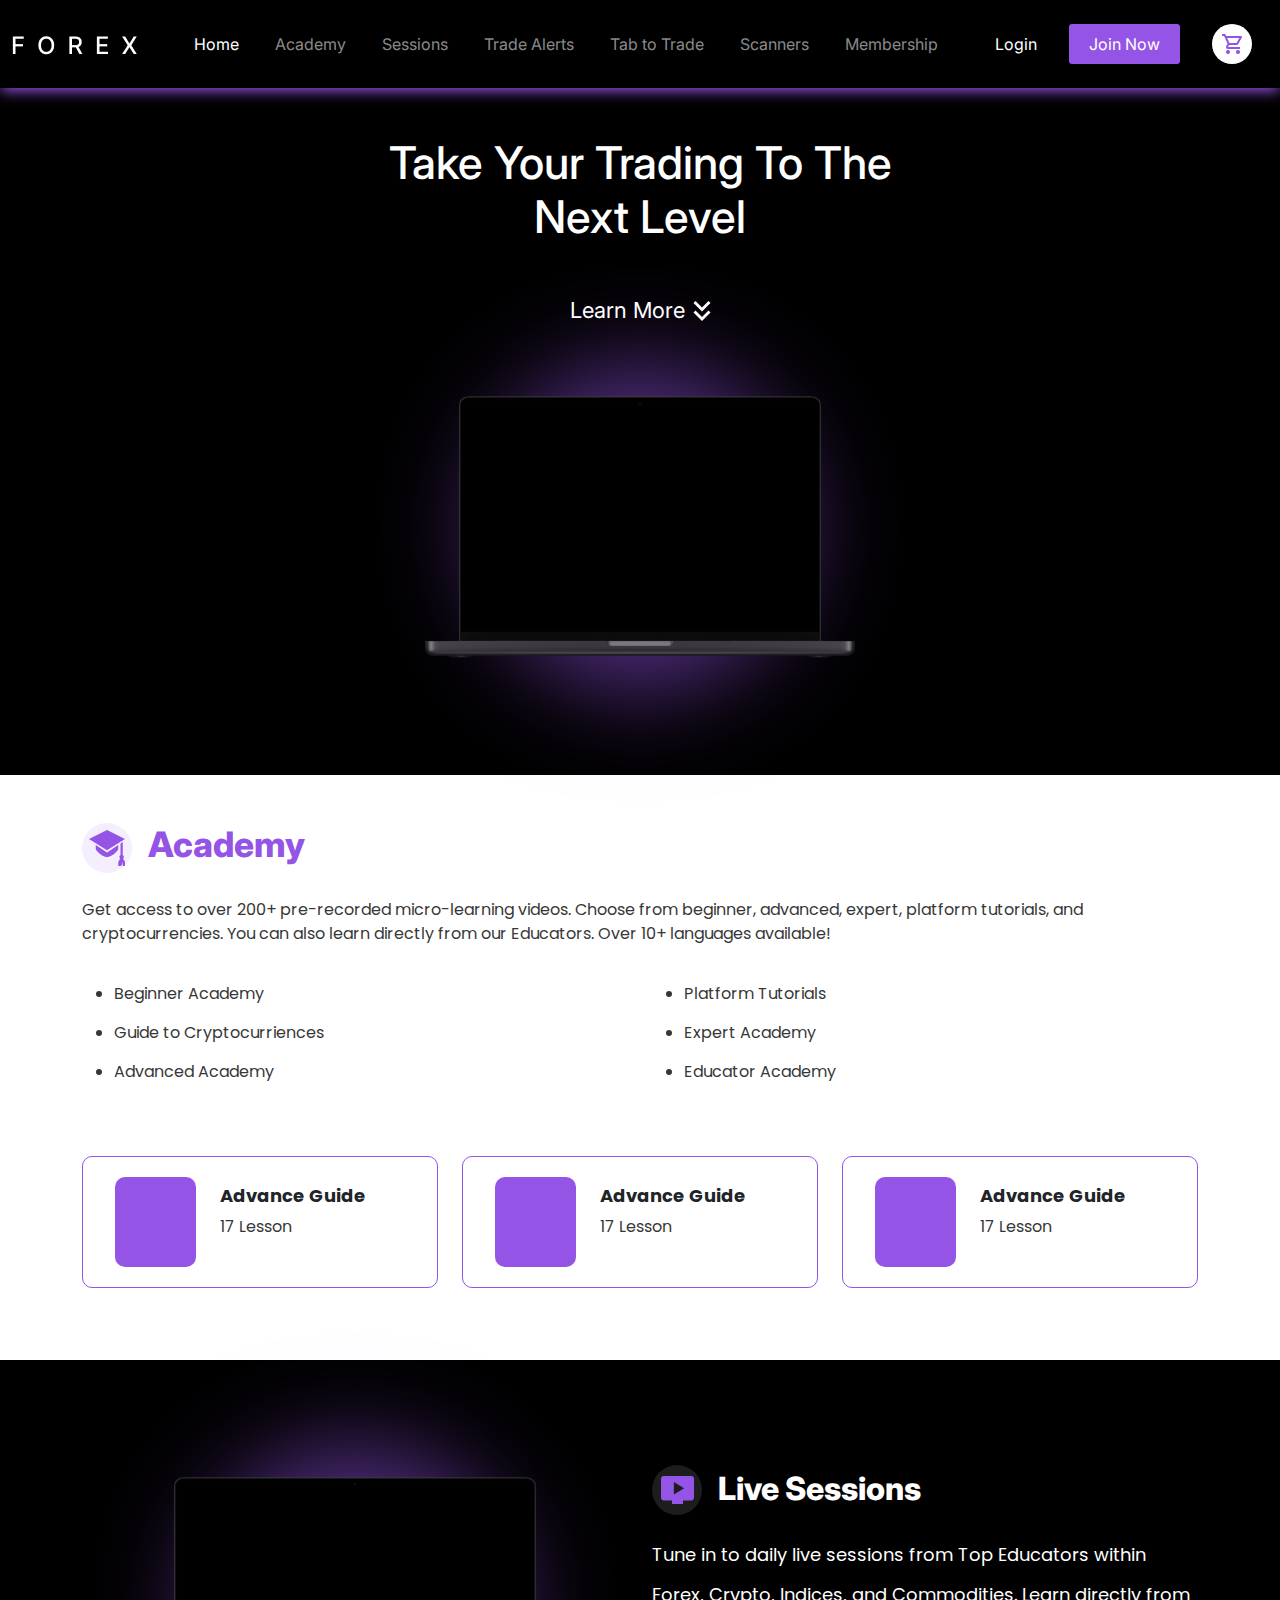
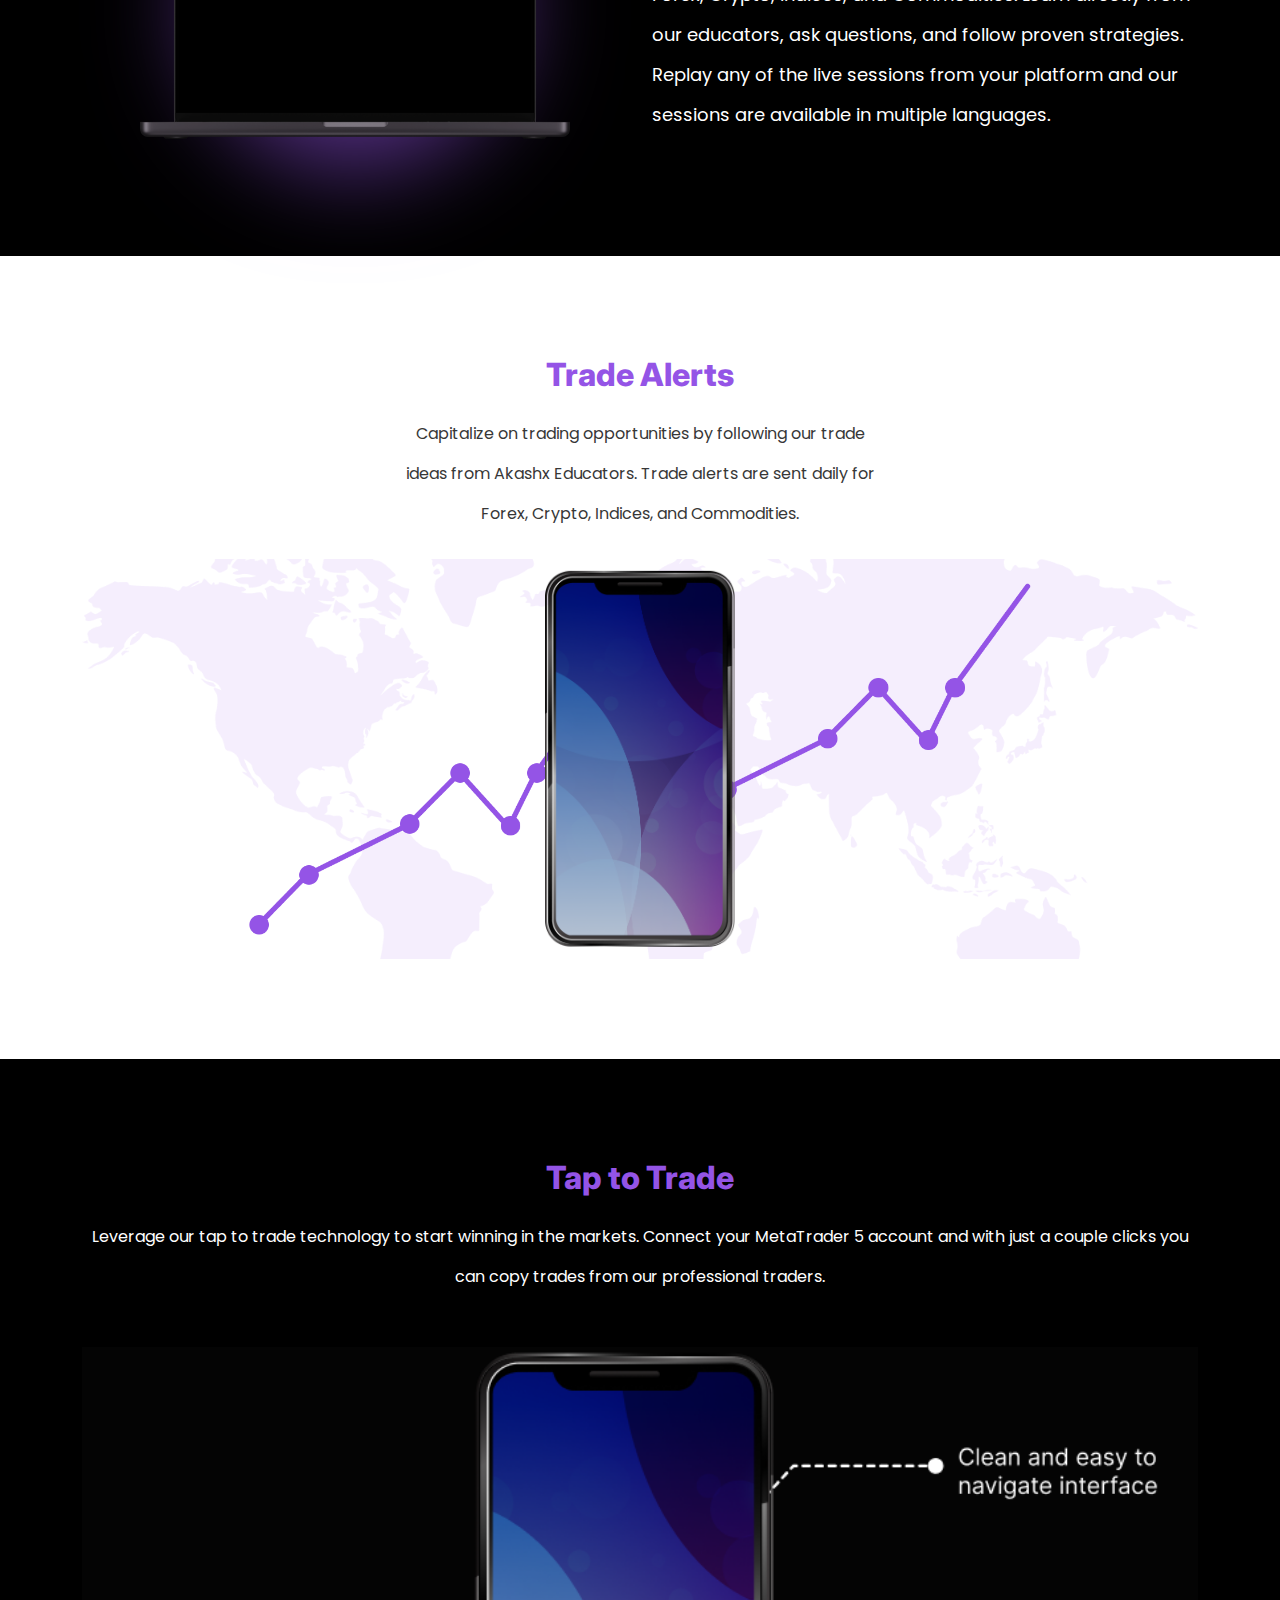
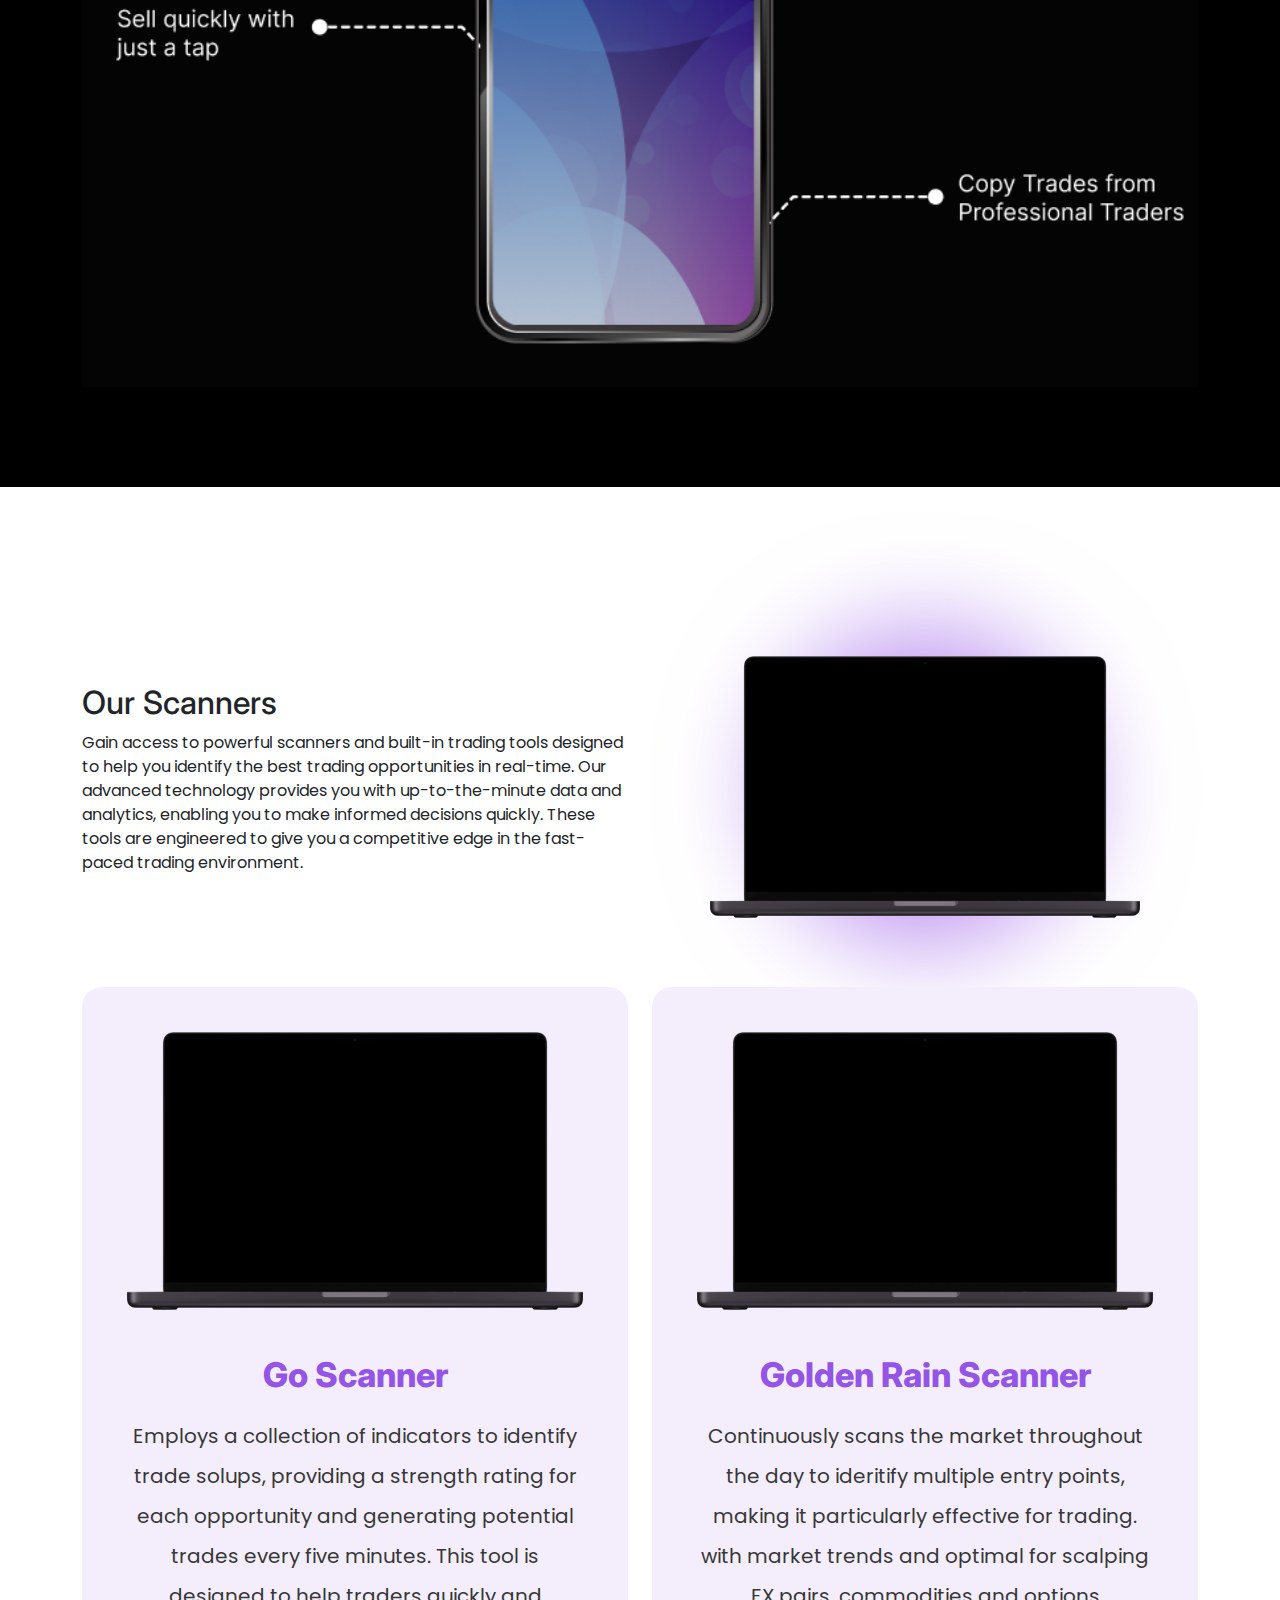
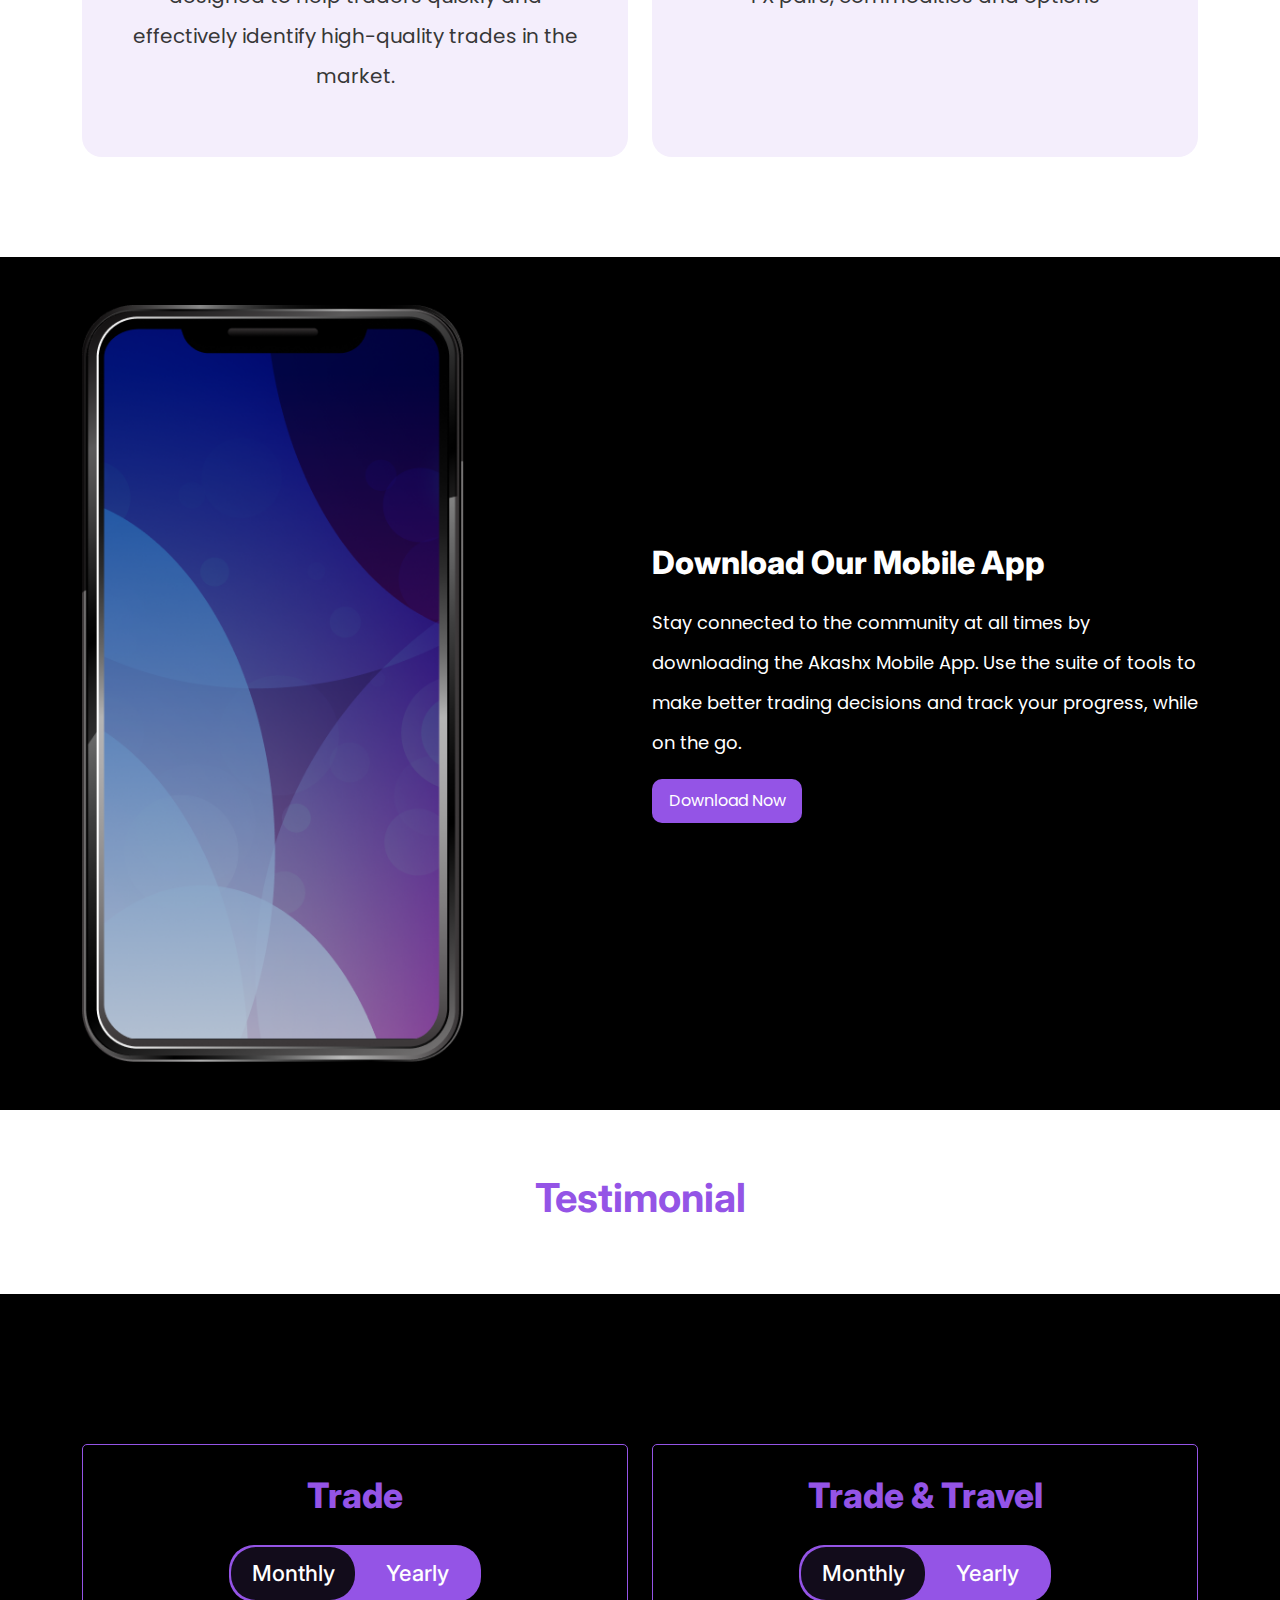
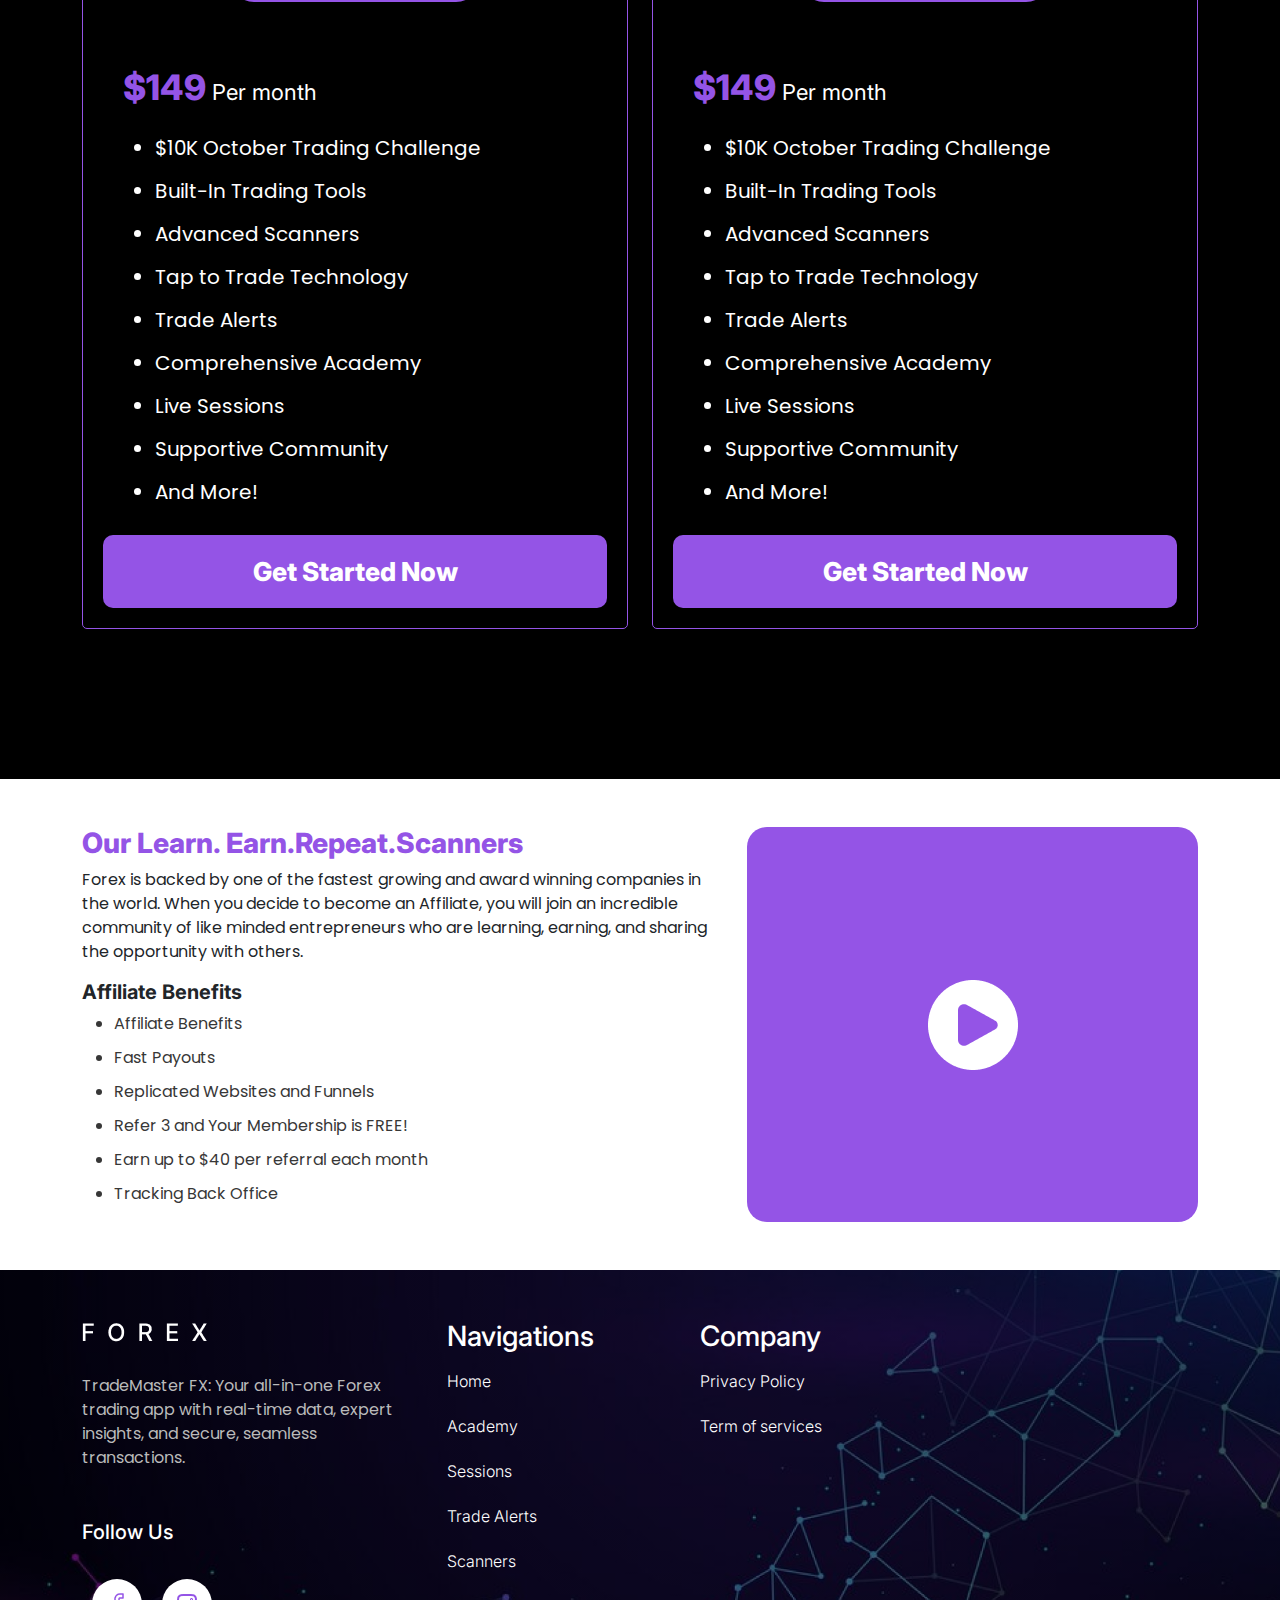
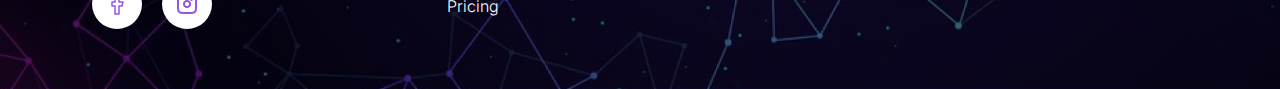
<file: index.html>
<!DOCTYPE html>
<html lang="en">
  <head>
    <meta charset="utf-8" />
    <meta name="viewport" content="width=device-width, initial-scale=1" />
    <title>Home</title>
    <link
      href="https://cdn.jsdelivr.net/npm/bootstrap@5.3.3/dist/css/bootstrap.min.css"
      rel="stylesheet"
      integrity="sha384-QWTKZyjpPEjISv5WaRU9OFeRpok6YctnYmDr5pNlyT2bRjXh0JMhjY6hW+ALEwIH"
      crossorigin="anonymous"
    />
    <link rel="preconnect" href="https://fonts.googleapis.com" />
    <link rel="preconnect" href="https://fonts.gstatic.com" crossorigin />
    <link
      href="https://fonts.googleapis.com/css2?family=Inter:ital,opsz,wght@0,14..32,100..900;1,14..32,100..900&family=Poppins:ital,wght@0,100;0,200;0,300;0,400;0,500;0,600;0,700;0,800;0,900;1,100;1,200;1,300;1,400;1,500;1,600;1,700;1,800;1,900&display=swap"
      rel="stylesheet"
    />
    <link
      rel="stylesheet"
      href="https://cdnjs.cloudflare.com/ajax/libs/OwlCarousel2/2.3.4/assets/owl.carousel.min.css"
      integrity="sha512-tS3S5qG0BlhnQROyJXvNjeEM4UpMXHrQfTGmbQ1gKmelCxlSEBUaxhRBj/EFTzpbP4RVSrpEikbmdJobCvhE3g=="
      crossorigin="anonymous"
      referrerpolicy="no-referrer"
    />

    <link rel="stylesheet" href="assets/css/file.css" />
  </head>
  <body>
    <!-- ------------------------------ Header ------------------------------  -->
    <div class="bg-black">
      <div
        class="container-xxl container-fluid mainheaderdiv px-0"
        style="background-color: black"
      >
        <nav
          class="navbar navbar-expand-lg mainheaderdiv py-4"
          data-bs-theme="dark"
        >
          <div class="container-fluid">
            <a class="navbar-brand" href="#"
              ><img src="assets/images/FOREX.png"
            /></a>
            <button
              class="navbar-toggler"
              type="button"
              data-bs-toggle="collapse"
              data-bs-target="#navbarSupportedContent"
              aria-controls="navbarSupportedContent"
              aria-expanded="false"
              aria-label="Toggle navigation"
            >
              <span class="navbar-toggler-icon"></span>
            </button>
            <div class="collapse navbar-collapse" id="navbarSupportedContent">
              <ul
                class="navbar-nav navbar-dark mx-auto mb-2 mb-lg-0 header_menu"
              >
                <li class="nav-item">
                  <a class="nav-link active" aria-current="page" href="#home"
                    >Home</a
                  >
                </li>
                <li class="nav-item">
                  <a class="nav-link" href="#academy">Academy</a>
                </li>
                <li class="nav-item">
                  <a class="nav-link" href="#live_sessions">Sessions</a>
                </li>
                <li class="nav-item">
                  <a class="nav-link" href="#trade_alerts">Trade Alerts</a>
                </li>
                <li class="nav-item">
                  <a class="nav-link" href="#tap_to_trade">Tab to Trade</a>
                </li>
                <li class="nav-item">
                  <a class="nav-link" href="#scanners">Scanners</a>
                </li>
                <li class="nav-item">
                  <a class="nav-link" href="#membership">Membership</a>
                </li>
              </ul>
            </div>

            <div
              class="navbar_right_button d-flex justify-content-center align-items-center"
            >
              <a href="login.html" class="mx-3">Login</a>
              <button class="mx-3"><a href="#membership">Join Now</a></button>
              <a href="membership.html">
                <div class="shopping_cart_div mx-3">
                  <img src="assets/images/shopping_cart.png" />
                </div>
              </a>
            </div>
          </div>
        </nav>
      </div>
    </div>

    <!-- -------------------------------------- Header End --------------------------------------  -->

    <!-- ------------------------------------  Home Banner -----------------------------------------  -->

    <div class="home_banner container-fluid bg-black py-5" id="home">
      <div class="container">
        <div class="col-md-6 mx-auto">
          <h1>Take Your Trading To The Next Level</h1>
          <div class="banner_button_div">
            <span>Learn More</span>
            <img src="assets/images/arrow_down.png" class="ms-2" />
          </div>

          <div class="circle_shadow_div banner_circle_div">
            <img src="assets/images/laptop_banner.png" />
          </div>
        </div>
      </div>
    </div>

    <!-- ------------------------------------------ Academy Section -------------------------------------  -->

    <div class="container-fluid academy_sectiion py-5" id="academy">
      <div class="container">
        <div class="academy_heading">
          <span><img src="assets/images/academy_cap.png" /></span>
          <h2 class="ms-3">Academy</h2>
        </div>
        <p>
          Get access to over 200+ pre-recorded micro-learning videos. Choose
          from beginner, advanced, expert, platform tutorials, and
          cryptocurrencies. You can also learn directly from our Educators. Over
          10+ languages available!
        </p>

        <div class="row py-3">
          <div class="col-md-6">
            <ul>
              <li>Beginner Academy</li>
              <li>Guide to Cryptocurriences</li>
              <li>Advanced Academy</li>
            </ul>
          </div>

          <div class="col-md-6">
            <ul>
              <li>Platform Tutorials</li>
              <li>Expert Academy</li>
              <li>Educator Academy</li>
            </ul>
          </div>
        </div>

        <div class="row mt-3">
          <div class="col-md-4 p-4">
            <div class="row academy_box">
              <div class="col-4">
                <div class="academy_box_left_image"></div>
              </div>
              <div class="col-8 py-2">
                <h4>Advance Guide</h4>
                <p>17 Lesson</p>
              </div>
            </div>
          </div>

          <div class="col-md-4 p-4">
            <div class="row academy_box">
              <div class="col-4">
                <div class="academy_box_left_image"></div>
              </div>
              <div class="col-8 py-2">
                <h4>Advance Guide</h4>
                <p>17 Lesson</p>
              </div>
            </div>
          </div>

          <div class="col-md-4 p-4">
            <div class="row academy_box">
              <div class="col-4">
                <div class="academy_box_left_image"></div>
              </div>
              <div class="col-8 py-2">
                <h4>Advance Guide</h4>
                <p>17 Lesson</p>
              </div>
            </div>
          </div>
        </div>
      </div>
    </div>

    <!-- ---------------------------------  Live Sessions --------------------------------  -->

    <div
      class="live_sessions_main container-fluid bg-black py-5"
      id="live_sessions"
    >
      <div class="container">
        <div class="row">
          <div class="col-md-6">
            <div class="circle_shadow_div banner_circle_div">
              <img src="assets/images/laptop_banner.png" />
            </div>
          </div>
          <div class="col-md-6 py-5 d-flex flex-column justify-content-center">
            <div class="d-flex align-items-center live_session_heading">
              <span><img src="assets/images/live_session_icon.png" /></span>
              <h2 class="ms-3">Live Sessions</h2>
            </div>

            <p>
              Tune in to daily live sessions from Top Educators within Forex,
              Crypto, Indices, and Commodities. Learn directly from our
              educators, ask questions, and follow proven strategies. Replay any
              of the live sessions from your platform and our sessions are
              available in multiple languages.
            </p>
          </div>
        </div>
      </div>
    </div>

    <!-- --------------------------------------- Trade Alerts ----------------------------------  -->

    <div class="container-fluid trade_alerts" id="trade_alerts">
      <div class="container">
        <h2>Trade Alerts</h2>
        <p>
          Capitalize on trading opportunities by following our trade <br />
          ideas from Akashx Educators. Trade alerts are sent daily for <br />
          Forex, Crypto, Indices, and Commodities.
        </p>

        <div class="map_background_div">
          <img src="assets/images/Bar_lines.png" class="bar_lines_image" />
          <img src="assets/images/phone.png" class="phone_image" />
        </div>
      </div>
    </div>

    <!-- --------------------------------------- Tap to Trade ----------------------------------  -->

    <div class="container-fluid tap_to_trade bg-black" id="tap_to_trade">
      <div class="container">
        <h2>Tap to Trade</h2>
        <p>
          Leverage our tap to trade technology to start winning in the markets.
          Connect your MetaTrader 5 account and with just a couple clicks you
          can copy trades from our professional traders.
        </p>

        <img
          src="assets/images/tab_to_trade.PNG"
          class="bar_lines_image text-center"
        />
      </div>
    </div>

    <!-- ---------------------------   Our Scanners   ----------------------------------------   -->

    <div class="container-fluid our_scanners_main" id="scanners">
      <div class="container">
        <div class="row ourscanner_first">
          <div class="col-md-6 d-flex flex-column justify-content-center">
            <h2>Our Scanners</h2>
            <p>
              Gain access to powerful scanners and built-in trading tools
              designed to help you identify the best trading opportunities in
              real-time. Our advanced technology provides you with
              up-to-the-minute data and analytics, enabling you to make informed
              decisions quickly. These tools are engineered to give you a
              competitive edge in the fast-paced trading environment.
            </p>
          </div>
          <div class="col-md-6">
            <div class="circle_shadow_div banner_circle_div">
              <img src="assets/images/laptop_banner.png" />
            </div>
          </div>
        </div>

        <div class="row ourscanner_second">
          <div class="col-md-6">
            <div class="ourscanner_second_box">
              <img src="assets/images/laptop_banner.png" />
              <h2>Go Scanner</h2>
              <p>
                Employs a collection of indicators to identify trade solups,
                providing a strength rating for each opportunity and generating
                potential trades every five minutes. This tool is designed to
                help traders quickly and effectively identify high-quality
                trades in the market.
              </p>
            </div>
          </div>

          <div class="col-md-6">
            <div class="ourscanner_second_box">
              <img src="assets/images/laptop_banner.png" />
              <h2>Golden Rain Scanner</h2>
              <p>
                Continuously scans the market throughout the day to ideritify
                multiple entry points, making it particularly effective for
                trading. with market trends and optimal for scalping FX pairs,
                commodities and options
              </p>
            </div>
          </div>
        </div>
      </div>
    </div>

    <!-- ---------------------------------  Download Our Mobile App  --------------------------------  -->

    <div class="download_our_mobile_app_main container-fluid bg-black py-5">
      <div class="container">
        <div class="row">
          <div class="col-md-6">
            <div class="">
              <img src="assets/images/phone.png" />
            </div>
          </div>
          <div class="col-md-6 py-5 d-flex flex-column justify-content-center">
            <div class="live_session_heading">
              <h2 class="">Download Our Mobile App</h2>
            </div>

            <p>
              Stay connected to the community at all times by downloading the
              Akashx Mobile App. Use the suite of tools to make better trading
              decisions and track your progress, while on the go.
            </p>

            <button>Download Now</button>
          </div>
        </div>
      </div>
    </div>

    <!-- ------------------------------------------- Testimonial ---------------------------------------------   -->

    <div class="container-fluid testimonial_main py-5">
      <div class="container">
        <h1 class="py-3 text-center">Testimonial</h1>

        <div class="testimonial_carousel owl-carousel owl-theme py-4">
          <div class="item p-2">
            <div class="testimonial_box row">
              <div class="col-3">
                <img src="assets/images/testimonial_pic.png" />
              </div>
              <div class="col-9">
                <div class="testimonial_right_content_div">
                  <div class="rating_div d-flex">
                    <span class="d-flex">
                      <img src="assets/images/star.png" />
                      <img src="assets/images/star.png" />
                      <img src="assets/images/star.png" />
                      <img src="assets/images/star.png" />
                      <img src="assets/images/star.png" />
                    </span>

                    <span class="rating_text"> 5.0 rating </span>
                  </div>

                  <p>
                    Best trading app I've used so far! The interface is smooth,
                    and I love how easy it is to track my investments in
                    real-time. The copy trading feature is a game-changer for
                    beginners like me.
                  </p>
                  <h2>John Doe</h2>
                  <h4>United States</h4>
                </div>
              </div>
            </div>
          </div>

          <div class="item p-2">
            <div class="testimonial_box row">
              <div class="col-3">
                <img src="assets/images/testimonial_pic.png" />
              </div>
              <div class="col-9">
                <div class="testimonial_right_content_div">
                  <div class="rating_div d-flex">
                    <span class="d-flex">
                      <img src="assets/images/star.png" />
                      <img src="assets/images/star.png" />
                      <img src="assets/images/star.png" />
                      <img src="assets/images/star.png" />
                      <img src="assets/images/star.png" />
                    </span>

                    <span class="rating_text"> 5.0 rating </span>
                  </div>

                  <p>
                    Best trading app I've used so far! The interface is smooth,
                    and I love how easy it is to track my investments in
                    real-time. The copy trading feature is a game-changer for
                    beginners like me.
                  </p>
                  <h2>John Doe</h2>
                  <h4>United States</h4>
                </div>
              </div>
            </div>
          </div>

          <div class="item p-2">
            <div class="testimonial_box row">
              <div class="col-3">
                <img src="assets/images/testimonial_pic.png" />
              </div>
              <div class="col-9">
                <div class="testimonial_right_content_div">
                  <div class="rating_div d-flex">
                    <span class="d-flex">
                      <img src="assets/images/star.png" />
                      <img src="assets/images/star.png" />
                      <img src="assets/images/star.png" />
                      <img src="assets/images/star.png" />
                      <img src="assets/images/star.png" />
                    </span>

                    <span class="rating_text"> 5.0 rating </span>
                  </div>

                  <p>
                    Best trading app I've used so far! The interface is smooth,
                    and I love how easy it is to track my investments in
                    real-time. The copy trading feature is a game-changer for
                    beginners like me.
                  </p>
                  <h2>John Doe</h2>
                  <h4>United States</h4>
                </div>
              </div>
            </div>
          </div>

          <div class="item p-2">
            <div class="testimonial_box row">
              <div class="col-3">
                <img src="assets/images/testimonial_pic.png" />
              </div>
              <div class="col-9">
                <div class="testimonial_right_content_div">
                  <div class="rating_div d-flex">
                    <span class="d-flex">
                      <img src="assets/images/star.png" />
                      <img src="assets/images/star.png" />
                      <img src="assets/images/star.png" />
                      <img src="assets/images/star.png" />
                      <img src="assets/images/star.png" />
                    </span>

                    <span class="rating_text"> 5.0 rating </span>
                  </div>

                  <p>
                    Best trading app I've used so far! The interface is smooth,
                    and I love how easy it is to track my investments in
                    real-time. The copy trading feature is a game-changer for
                    beginners like me.
                  </p>
                  <h2>John Doe</h2>
                  <h4>United States</h4>
                </div>
              </div>
            </div>
          </div>
        </div>
      </div>
    </div>

    <!-- ----------------------------  Prices Boxes ----------------------------------  -->

    <div class="signup_main container-fluid" id="membership">
      <div class="container">
        <div class="row">
          <div class="col-md-6">
            <div class="box_trade firstbox_trade">
              <h2 class="text-center mb-3">Trade</h2>

              <div class="tab_main_div">
                <div class="tab_item active mothlytab">
                  <p>Monthly</p>
                </div>
                <div class="tab_item yearlytab">
                  <p>Yearly</p>
                </div>
              </div>

              <div class="content_div monthly_content_div active">
                <p><span>$149</span> Per month</p>
                <ul>
                  <li>$10K October Trading Challenge</li>
                  <li>Built-In Trading Tools</li>
                  <li>Advanced Scanners</li>
                  <li>Tap to Trade Technology</li>
                  <li>Trade Alerts</li>
                  <li>Comprehensive Academy</li>
                  <li>Live Sessions</li>
                  <li>Supportive Community</li>
                  <li>And More!</li>
                </ul>
              </div>

              <div class="content_div yearly_content_div">
                <p><span>$349</span> Per Year</p>
                <ul>
                  <li>$103K October Trading Challenge</li>
                  <li>Built In Trading Tools</li>
                  <li>Advanced Scanners</li>
                  <li>Tap to Trade Technology</li>
                  <li>Trade Alerts</li>
                  <li>Comprehensive Academy</li>
                  <li>Live Sessions</li>
                  <li>Supportive Community</li>
                  <li>And More!</li>
                </ul>
              </div>

              <div class="bottom_button">
                <a href="customer-registration.html"><button>Get Started Now</button></a>
              </div>
            </div>
          </div>

          <div class="col-md-6">
            <div class="box_trade secondbox_trade">
              <h2 class="text-center mb-3">Trade & Travel</h2>

              <div class="tab_main_div">
                <div class="tab_item active mothlytab">
                  <p>Monthly</p>
                </div>
                <div class="tab_item yearlytab">
                  <p>Yearly</p>
                </div>
              </div>

              <div class="content_div monthly_content_div active">
                <p><span>$149</span> Per month</p>
                <ul>
                  <li>$10K October Trading Challenge</li>
                  <li>Built-In Trading Tools</li>
                  <li>Advanced Scanners</li>
                  <li>Tap to Trade Technology</li>
                  <li>Trade Alerts</li>
                  <li>Comprehensive Academy</li>
                  <li>Live Sessions</li>
                  <li>Supportive Community</li>
                  <li>And More!</li>
                </ul>
              </div>

              <div class="content_div yearly_content_div">
                <p><span>$349</span> Per Year</p>
                <ul>
                  <li>$103K October Trading Challenge</li>
                  <li>Built In Trading Tools</li>
                  <li>Advanced Scanners</li>
                  <li>Tap to Trade Technology</li>
                  <li>Trade Alerts</li>
                  <li>Comprehensive Academy</li>
                  <li>Live Sessions</li>
                  <li>Supportive Community</li>
                  <li>And More!</li>
                </ul>
              </div>

              <div class="bottom_button">
               <a href="affiliate-registration.html"><button>Get Started Now</button></a> 
              </div>
            </div>
          </div>
        </div>
      </div>
    </div>

    <!-- ------------------------------ Our Learn. Earn.Repeat.Scanners --------------------------  -->

    <div class="container-fluid py-5 our_learn_main">
      <div class="container">
        <div class="row">
          <div class="col-md-7">
            <h2>Our Learn. Earn.Repeat.Scanners</h2>
            <p>
              Forex is backed by one of the fastest growing and award winning
              companies in the world. When you decide to become an Affiliate,
              you will join an incredible community of like minded entrepreneurs
              who are learning, earning, and sharing the opportunity with
              others.
            </p>
            <h5>Affiliate Benefits</h5>
            <ul>
              <li>Affiliate Benefits</li>
              <li>Fast Payouts</li>
              <li>Replicated Websites and Funnels</li>
              <li>Refer 3 and Your Membership is FREE!</li>
              <li>Earn up to $40 per referral each month</li>
              <li>Tracking Back Office</li>
            </ul>
          </div>
          <div class="col-md-5">
            <div class="video_bg_div">
              <img src="assets/images/video_icon.png" />
            </div>
          </div>
        </div>
      </div>
    </div>

    <!-- ------------------------------------ Footer Start ----------------------------------------  -->

    <div class="footer_main_div container-fluid">
      <div class="container">
        <footer>
          <div class="footer_column">
            <img src="assets/images/FOREX.png" />

            <p>
              TradeMaster FX: Your all-in-one Forex trading app with real-time
              data, expert insights, and secure, seamless transactions.
            </p>

            <h5>Follow Us</h5>
            <div class="social_div">
              <div class="social_box">
                <img src="assets/images/facebook.png" />
              </div>
              <div class="social_box">
                <img src="assets/images/instagram.png" />
              </div>
            </div>
          </div>

          <div class="footer_column">
            <h3>Navigations</h3>
            <ul>
              <li>
                <a href="#">Home</a>
              </li>

              <li>
                <a href="#">Academy</a>
              </li>

              <li>
                <a href="#">Sessions</a>
              </li>

              <li>
                <a href="#">Trade Alerts</a>
              </li>

              <li>
                <a href="#">Scanners</a>
              </li>

              <li>
                <a href="#">Pricing</a>
              </li>
            </ul>
          </div>

          <div class="footer_column">
            <h3>Company</h3>
            <ul>
              <li>
                <a href="#">Privacy Policy</a>
              </li>

              <li>
                <a href="#">Term of services</a>
              </li>
            </ul>
          </div>
        </footer>
      </div>
    </div>

    <!-- ----------------------------------- Footer End ----------------------------------------------- -- - -->

    <script
      src="https://cdn.jsdelivr.net/npm/bootstrap@5.3.3/dist/js/bootstrap.bundle.min.js"
      integrity="sha384-YvpcrYf0tY3lHB60NNkmXc5s9fDVZLESaAA55NDzOxhy9GkcIdslK1eN7N6jIeHz"
      crossorigin="anonymous"
    ></script>

    <script
      src="https://code.jquery.com/jquery-3.7.1.min.js"
      integrity="sha256-/JqT3SQfawRcv/BIHPThkBvs0OEvtFFmqPF/lYI/Cxo="
      crossorigin="anonymous"
    ></script>

    <script
      src="https://cdnjs.cloudflare.com/ajax/libs/OwlCarousel2/2.3.4/owl.carousel.min.js"
      integrity="sha512-bPs7Ae6pVvhOSiIcyUClR7/q2OAsRiovw4vAkX+zJbw3ShAeeqezq50RIIcIURq7Oa20rW2n2q+fyXBNcU9lrw=="
      crossorigin="anonymous"
      referrerpolicy="no-referrer"
    ></script>

    <script src="assets/js/file.js"></script>
  </body>
</html>
</file>
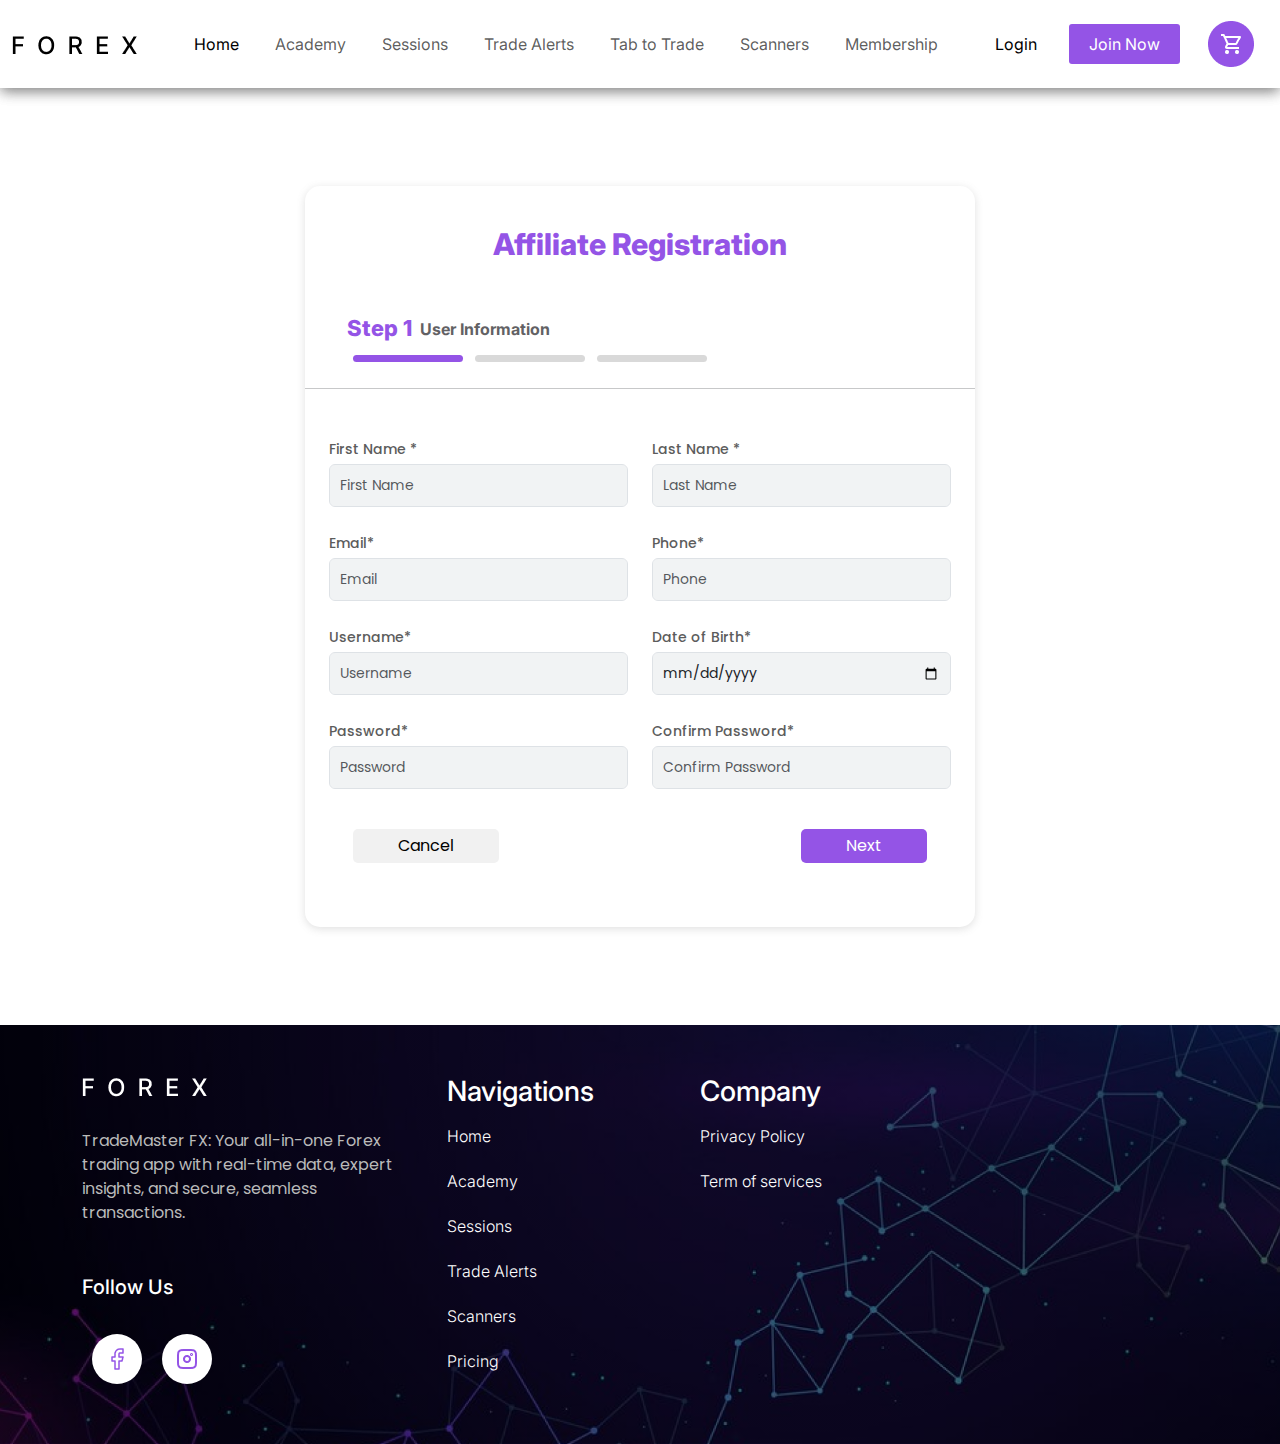
<file: affiliate-registration.html>
<!DOCTYPE html>
<html lang="en">
  <head>
    <meta charset="utf-8" />
    <meta name="viewport" content="width=device-width, initial-scale=1" />
    <title>Affiliate Registration</title>
    <link
      href="https://cdn.jsdelivr.net/npm/bootstrap@5.3.3/dist/css/bootstrap.min.css"
      rel="stylesheet"
      integrity="sha384-QWTKZyjpPEjISv5WaRU9OFeRpok6YctnYmDr5pNlyT2bRjXh0JMhjY6hW+ALEwIH"
      crossorigin="anonymous"
    />
    <link rel="preconnect" href="https://fonts.googleapis.com" />
    <link rel="preconnect" href="https://fonts.gstatic.com" crossorigin />
    <link
      href="https://fonts.googleapis.com/css2?family=Inter:ital,opsz,wght@0,14..32,100..900;1,14..32,100..900&family=Poppins:ital,wght@0,100;0,200;0,300;0,400;0,500;0,600;0,700;0,800;0,900;1,100;1,200;1,300;1,400;1,500;1,600;1,700;1,800;1,900&display=swap"
      rel="stylesheet"
    />
    <link
      rel="stylesheet"
      href="https://cdnjs.cloudflare.com/ajax/libs/OwlCarousel2/2.3.4/assets/owl.carousel.min.css"
      integrity="sha512-tS3S5qG0BlhnQROyJXvNjeEM4UpMXHrQfTGmbQ1gKmelCxlSEBUaxhRBj/EFTzpbP4RVSrpEikbmdJobCvhE3g=="
      crossorigin="anonymous"
      referrerpolicy="no-referrer"
    />

    <link rel="stylesheet" href="assets/css/file.css" />
  </head>
  <body>
    <!-- ------------------------------ Header ------------------------------  -->
    <div class="bg-white">
      <div
        class="container-xxl container-fluid mainheaderdiv mainheaderdivwhite px-0"
      >
        <nav
          class="navbar navbar-expand-lg mainheaderdiv mainheaderdivwhite py-4"
        >
          <div class="container-fluid">
            <a class="navbar-brand" href="#"
              ><img src="assets/images/black_logo.png"
            /></a>
            <button
              class="navbar-toggler"
              type="button"
              data-bs-toggle="collapse"
              data-bs-target="#navbarSupportedContent"
              aria-controls="navbarSupportedContent"
              aria-expanded="false"
              aria-label="Toggle navigation"
            >
              <span class="navbar-toggler-icon"></span>
            </button>
            <div class="collapse navbar-collapse" id="navbarSupportedContent">
              <ul
                class="navbar-nav navbar-light mx-auto mb-2 mb-lg-0 header_menu"
              >
                <li class="nav-item">
                  <a class="nav-link active" aria-current="page" href="index.html#home"
                    >Home</a
                  >
                </li>
                <li class="nav-item">
                  <a class="nav-link" href="index.html#academy">Academy</a>
                </li>
                <li class="nav-item">
                  <a class="nav-link" href="index.html#live_sessions">Sessions</a>
                </li>
                <li class="nav-item">
                  <a class="nav-link" href="index.html#trade_alerts">Trade Alerts</a>
                </li>
                <li class="nav-item">
                  <a class="nav-link" href="index.html#tap_to_trade">Tab to Trade</a>
                </li>
                <li class="nav-item">
                  <a class="nav-link" href="index.html#scanners">Scanners</a>
                </li>
                <li class="nav-item">
                  <a class="nav-link" href="index.html#membership">Membership</a>
                </li>
              </ul>
            </div>

            <div
              class="navbar_right_button d-flex justify-content-center align-items-center"
            >
              <a href="login.html" class="mx-3 text-black">Login</a>
              <button class="mx-3"><a href="signup.html">Join Now</a></button>
              <a href="membership.html">
                <div class="shopping_cart_div mx-3">
                  <img src="assets/images/cart_white_bg.png" />
                </div>
              </a>
            </div>
          </div>
        </nav>
      </div>
    </div>

    <!-- -------------------------------------- Header End --------------------------------------  -->

    <!-- -------------------  Customer Registration  -------------------------------------  -->

    <div class="container-fluid py-5 customer_registration_main">
      <div class="container">
        <div class="customer_registration_box">
          <h1>Affiliate Registration</h1>

          <div class="container">
            <div class="tab_div_top">
              <div class="tab_texts active">
                <span class="step_text me-2">Step 1</span>
                <span class="step_information_text"
                  ><b>User Information</b></span
                >
              </div>

              <div class="tab_texts">
                <span class="step_text me-2">Step 2</span>
                <span class="step_information_text"
                  ><b>Payment Information</b></span
                >
              </div>

              <div class="tab_texts">
                <span class="step_text me-2">Step 3</span>
                <span class="step_information_text"
                  ><b>Confirmation</b></span
                >
              </div>

              <div class="tab_lines">
                <div class="tab_line active"></div>
                <div class="tab_line"></div>
                <div class="tab_line"></div>
              </div>
            </div>
          </div>

          <hr />

          <br />

          <form class="px-4 customer_registration_form">
            <div class="step_one_form step_div active">

              <div class="row py-2">
                <div class="col-md-6">
                  <div class="">
                    <label for="firstname" class="form-label"
                      >First Name *</label
                    >
                    <input
                      type="text"
                      class="form-control inputdiv"
                      id="firstname"
                      placeholder="First Name"
                      required
                    />
                  </div>
                </div>

                <div class="col-md-6">
                  <div class="">
                    <label for="lastname" class="form-label">Last Name *</label>
                    <input
                      type="text"
                      class="form-control inputdiv"
                      id="lastname"
                      placeholder="Last Name"
                      required
                    />
                  </div>
                </div>
              </div>



              <div class="row py-2">
                <div class="col-md-6">
                  <div class="">
                    <label for="email" class="form-label"
                      >Email*</label
                    >
                    <input
                      type="email"
                      class="form-control inputdiv"
                      id="email"
                      placeholder="Email"
                      required
                    />
                  </div>
                </div>

                <div class="col-md-6">
                  <div class="">
                    <label for="phoneno" class="form-label">Phone*</label>
                    <input
                      type="number"
                      class="form-control inputdiv"
                      id="phoneno"
                      placeholder="Phone"
                      required
                    />
                  </div>
                </div>
              </div>


              <div class="row py-2">
                <div class="col-md-6">
                  <div class="">
                    <label for="username" class="form-label"
                      >Username*</label
                    >
                    <input
                      type="text"
                      class="form-control inputdiv"
                      id="username"
                      placeholder="Username"
                      required
                    />
                  </div>
                </div>

                <div class="col-md-6">
                  <div class="">
                    <label for="dateofbirth" class="form-label">Date of Birth*</label>
                    <input
                      type="date"
                      class="form-control inputdiv"
                      id="dateofbirth"
                      placeholder="Date Of Birth"
                      required
                    />
                  </div>
                </div>
              </div>


              <div class="row py-2">
                <div class="col-md-6">
                  <div class="">
                    <label for="password" class="form-label"
                      >Password*</label
                    >
                    <input
                      type="password"
                      class="form-control inputdiv"
                      id="password"
                      placeholder="Password"
                      required
                    />
                  </div>
                </div>

                <div class="col-md-6">
                  <div class="">
                    <label for="confirmpassword" class="form-label">Confirm Password*</label>
                    <input
                      type="password"
                      class="form-control inputdiv"
                      id="confirmpassword"
                      placeholder="Confirm Password"
                      required
                    />
                  </div>
                </div>
              </div>





            </div>


            <div class="step_two_form step_div ">

                <h4 class="formtext_info">Payment Information</h4>

                <div class="row py-2">
                    <div class="col-md-6">
                      <div class="">
                        <label for="payementtype" class="form-label"
                          >Payment Type*</label
                        >
                        <input
                          type="text"
                          class="form-control inputdiv"
                          id="payementtype"
                          placeholder="Payment Type"
                          required
                        />
                      </div>
                    </div>
    
                    <div class="col-md-6">
                     
                    </div>
                  </div>

                  <div class="row py-2">
                    <div class="col-md-6">
                      <div class="">
                        <label for="nameorcard" class="form-label"
                          >Name on Card*</label
                        >
                        <input
                          type="text"
                          class="form-control inputdiv"
                          id="nameorcard"
                          placeholder="Name on Card"
                          required
                        />
                      </div>
                    </div>
    
                    <div class="col-md-6">
                        <div class="">
                            <label for="cardtype" class="form-label"
                              >Card Type*</label
                            >
                            <input
                              type="text"
                              class="form-control inputdiv"
                              id="cardtype"
                              placeholder="Card Type"
                              required
                            />
                          </div>
                    </div>

                  </div>



                  <div class="row py-2">
                    <div class="col-md-6">
                      <div class="">
                        <label for="credeitcardnumber" class="form-label"
                          >Credit Card Number*</label
                        >
                        <input
                          type="number"
                          class="form-control inputdiv"
                          id="credeitcardnumber"
                          placeholder="0000 0000 0000 0000"
                          required
                        />
                      </div>
                    </div>
    
                    <div class="col-md-6">
                        <div class="">
                            <label for="cvv" class="form-label"
                              >CVV*</label
                            >
                            <input
                              type="text"
                              class="form-control inputdiv"
                              id="cvv"
                              placeholder="112"
                              required
                            />
                          </div>
                    </div>

                  </div>



                  <div class="row py-2">
                    <div class="col-md-6">
                      <div class="">
                        <label for="expmonth" class="form-label"
                          >Exp Month*</label
                        >
                        <input
                          type="number"
                          class="form-control inputdiv"
                          id="expmonth"
                          placeholder="Sep 5,2028"
                          required
                        />
                      </div>
                    </div>
    
                    <div class="col-md-6">
                        <div class="">
                            <label for="expyear" class="form-label"
                              >Exp Year*</label
                            >
                            <input
                              type="text"
                              class="form-control inputdiv"
                              id="expyear"
                              placeholder="2028"
                              required
                            />
                          </div>
                    </div>

                  </div>

                  <hr/>



                  <h4 class="formtext_info">Billing Address</h4>


                  <div class="row py-2">
                    <div class="col-md-6">
                      <div class="">
                        <label for="addressline1" class="form-label"
                          >Address Line 1*</label
                        >
                        <input
                          type="text"
                          class="form-control inputdiv"
                          id="addressline1"
                          placeholder="Address"
                          required
                        />
                      </div>
                    </div>
    
                    <div class="col-md-6">
                        <div class="">
                            <label for="addressline2" class="form-label"
                              >Address Line 2</label
                            >
                            <input
                              type="text"
                              class="form-control inputdiv"
                              id="addressline2"
                              placeholder="Address"
                              required
                            />
                          </div>
                    </div>

                  </div>


                  <div class="row py-2">
                    <div class="col-md-6">
                      <div class="">
                        <label for="city" class="form-label"
                          >City*</label
                        >
                        <input
                          type="text"
                          class="form-control inputdiv"
                          id="city"
                          placeholder="City"
                          required
                        />
                      </div>
                    </div>
    
                    <div class="col-md-6">
                        <div class="">
                            <label for="zipcode" class="form-label"
                              >Zip/Postal code*</label
                            >
                            <input
                              type="number"
                              class="form-control inputdiv"
                              id="zipcode"
                              placeholder="Zip/Postal code"
                              required
                            />
                          </div>
                    </div>

                  </div>


                  <div class="row py-2">
                    <div class="col-md-6">
                      <div class="">
                        <label for="countery" class="form-label"
                          >Country*</label
                        >
                        <input
                          type="text"
                          class="form-control inputdiv"
                          id="countery"
                          placeholder="Country"
                          required
                        />
                      </div>
                    </div>
    
                    <div class="col-md-6">
                        <div class="">
                            <label for="stateprovince" class="form-label"
                              >State/Province*</label
                            >
                            <input
                              type="text"
                              class="form-control inputdiv"
                              id="stateprovince"
                              placeholder="State/Province"
                              required
                            />
                          </div>
                    </div>

                  </div>




            </div>

            <div class="step_last_form step_div  px-4">



                <h2 class="final_text_heading">Affiliate Registration</h2>
                <p>Are you sure you want to Purchase 
                    this Package?</p>
           
            </div>


            <div class="step_btns_div d-flex justify-content-between px-4 py-4"> 
                <button class="cancel_btn">Cancel</button>
                <button class="next_btn">Next</button>
            </div>
        </form>
         
        </div>
      </div>
    </div>

    <!-- ------------------------------------ Footer Start ----------------------------------------  -->

    <div class="footer_main_div container-fluid">
      <div class="container">
        <footer>
          <div class="footer_column">
            <img src="assets/images/FOREX.png" />

            <p>
              TradeMaster FX: Your all-in-one Forex trading app with real-time
              data, expert insights, and secure, seamless transactions.
            </p>

            <h5>Follow Us</h5>
            <div class="social_div">
              <div class="social_box">
                <img src="assets/images/facebook.png" />
              </div>
              <div class="social_box">
                <img src="assets/images/instagram.png" />
              </div>
            </div>
          </div>

          <div class="footer_column">
            <h3>Navigations</h3>
            <ul>
              <li>
                <a href="#">Home</a>
              </li>

              <li>
                <a href="#">Academy</a>
              </li>

              <li>
                <a href="#">Sessions</a>
              </li>

              <li>
                <a href="#">Trade Alerts</a>
              </li>

              <li>
                <a href="#">Scanners</a>
              </li>

              <li>
                <a href="#">Pricing</a>
              </li>
            </ul>
          </div>

          <div class="footer_column">
            <h3>Company</h3>
            <ul>
              <li>
                <a href="#">Privacy Policy</a>
              </li>

              <li>
                <a href="#">Term of services</a>
              </li>
            </ul>
          </div>
        </footer>
      </div>
    </div>

    <!-- ----------------------------------- Footer End ----------------------------------------------- -- - -->

    <script
      src="https://cdn.jsdelivr.net/npm/bootstrap@5.3.3/dist/js/bootstrap.bundle.min.js"
      integrity="sha384-YvpcrYf0tY3lHB60NNkmXc5s9fDVZLESaAA55NDzOxhy9GkcIdslK1eN7N6jIeHz"
      crossorigin="anonymous"
    ></script>

    <script
      src="https://code.jquery.com/jquery-3.7.1.min.js"
      integrity="sha256-/JqT3SQfawRcv/BIHPThkBvs0OEvtFFmqPF/lYI/Cxo="
      crossorigin="anonymous"
    ></script>

    <script
      src="https://cdnjs.cloudflare.com/ajax/libs/OwlCarousel2/2.3.4/owl.carousel.min.js"
      integrity="sha512-bPs7Ae6pVvhOSiIcyUClR7/q2OAsRiovw4vAkX+zJbw3ShAeeqezq50RIIcIURq7Oa20rW2n2q+fyXBNcU9lrw=="
      crossorigin="anonymous"
      referrerpolicy="no-referrer"
    ></script>

    <script src="assets/js/file.js"></script>
  </body>
</html>
</file>
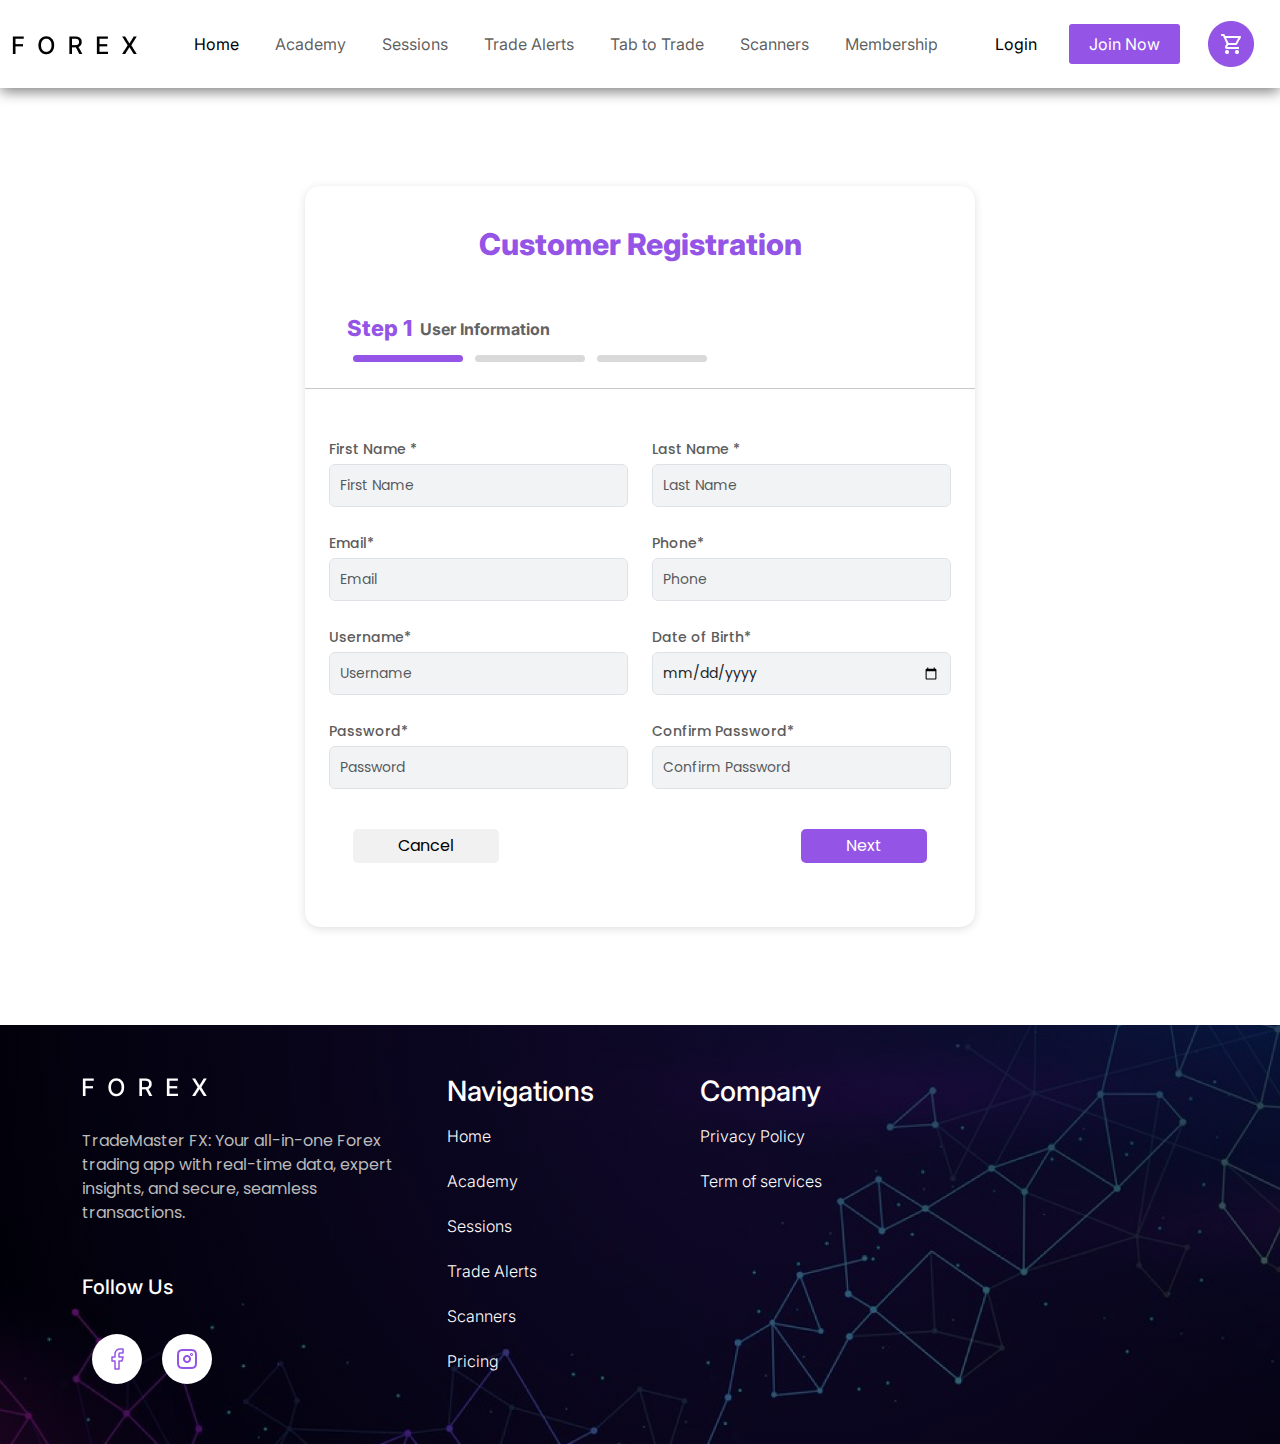
<file: customer-registration.html>
<!DOCTYPE html>
<html lang="en">
  <head>
    <meta charset="utf-8" />
    <meta name="viewport" content="width=device-width, initial-scale=1" />
    <title>Customer Registration</title>
    <link
      href="https://cdn.jsdelivr.net/npm/bootstrap@5.3.3/dist/css/bootstrap.min.css"
      rel="stylesheet"
      integrity="sha384-QWTKZyjpPEjISv5WaRU9OFeRpok6YctnYmDr5pNlyT2bRjXh0JMhjY6hW+ALEwIH"
      crossorigin="anonymous"
    />
    <link rel="preconnect" href="https://fonts.googleapis.com" />
    <link rel="preconnect" href="https://fonts.gstatic.com" crossorigin />
    <link
      href="https://fonts.googleapis.com/css2?family=Inter:ital,opsz,wght@0,14..32,100..900;1,14..32,100..900&family=Poppins:ital,wght@0,100;0,200;0,300;0,400;0,500;0,600;0,700;0,800;0,900;1,100;1,200;1,300;1,400;1,500;1,600;1,700;1,800;1,900&display=swap"
      rel="stylesheet"
    />
    <link
      rel="stylesheet"
      href="https://cdnjs.cloudflare.com/ajax/libs/OwlCarousel2/2.3.4/assets/owl.carousel.min.css"
      integrity="sha512-tS3S5qG0BlhnQROyJXvNjeEM4UpMXHrQfTGmbQ1gKmelCxlSEBUaxhRBj/EFTzpbP4RVSrpEikbmdJobCvhE3g=="
      crossorigin="anonymous"
      referrerpolicy="no-referrer"
    />

    <link rel="stylesheet" href="assets/css/file.css" />
  </head>
  <body>
    <!-- ------------------------------ Header ------------------------------  -->
    <div class="bg-white">
      <div
        class="container-xxl container-fluid mainheaderdiv mainheaderdivwhite px-0"
      >
        <nav
          class="navbar navbar-expand-lg mainheaderdiv mainheaderdivwhite py-4"
        >
          <div class="container-fluid">
            <a class="navbar-brand" href="#"
              ><img src="assets/images/black_logo.png"
            /></a>
            <button
              class="navbar-toggler"
              type="button"
              data-bs-toggle="collapse"
              data-bs-target="#navbarSupportedContent"
              aria-controls="navbarSupportedContent"
              aria-expanded="false"
              aria-label="Toggle navigation"
            >
              <span class="navbar-toggler-icon"></span>
            </button>
            <div class="collapse navbar-collapse" id="navbarSupportedContent">
              <ul
                class="navbar-nav navbar-light mx-auto mb-2 mb-lg-0 header_menu"
              >
                <li class="nav-item">
                  <a class="nav-link active" aria-current="page" href="index.html#home"
                    >Home</a
                  >
                </li>
                <li class="nav-item">
                  <a class="nav-link" href="index.html#academy">Academy</a>
                </li>
                <li class="nav-item">
                  <a class="nav-link" href="index.html#live_sessions">Sessions</a>
                </li>
                <li class="nav-item">
                  <a class="nav-link" href="index.html#trade_alerts">Trade Alerts</a>
                </li>
                <li class="nav-item">
                  <a class="nav-link" href="index.html#tap_to_trade">Tab to Trade</a>
                </li>
                <li class="nav-item">
                  <a class="nav-link" href="index.html#scanners">Scanners</a>
                </li>
                <li class="nav-item">
                  <a class="nav-link" href="index.html#membership">Membership</a>
                </li>
              </ul>
            </div>

            <div
              class="navbar_right_button d-flex justify-content-center align-items-center"
            >
              <a href="login.html" class="mx-3 text-black">Login</a>
              <button class="mx-3"><a href="signup.html">Join Now</a></button>
              <a href="membership.html">
                <div class="shopping_cart_div mx-3">
                  <img src="assets/images/cart_white_bg.png" />
                </div>
              </a>
            </div>
          </div>
        </nav>
      </div>
    </div>

    <!-- -------------------------------------- Header End --------------------------------------  -->

    <!-- -------------------  Customer Registration  -------------------------------------  -->

    <div class="container-fluid py-5 customer_registration_main">
      <div class="container">
        <div class="customer_registration_box">
          <h1>Customer Registration</h1>

          <div class="container">
            <div class="tab_div_top">
              <div class="tab_texts active">
                <span class="step_text me-2">Step 1</span>
                <span class="step_information_text"
                  ><b>User Information</b></span
                >
              </div>

              <div class="tab_texts">
                <span class="step_text me-2">Step 2</span>
                <span class="step_information_text"
                  ><b>Payment Information</b></span
                >
              </div>

              <div class="tab_texts">
                <span class="step_text me-2">Step 3</span>
                <span class="step_information_text"
                  ><b>Confirmation</b></span
                >
              </div>

              <div class="tab_lines">
                <div class="tab_line active"></div>
                <div class="tab_line"></div>
                <div class="tab_line"></div>
              </div>
            </div>
          </div>

          <hr />

          <br />

          <form class="px-4 customer_registration_form">
            <div class="step_one_form step_div active">

              <div class="row py-2">
                <div class="col-md-6">
                  <div class="">
                    <label for="firstname" class="form-label"
                      >First Name *</label
                    >
                    <input
                      type="text"
                      class="form-control inputdiv"
                      id="firstname"
                      placeholder="First Name"
                      required
                    />
                  </div>
                </div>

                <div class="col-md-6">
                  <div class="">
                    <label for="lastname" class="form-label">Last Name *</label>
                    <input
                      type="text"
                      class="form-control inputdiv"
                      id="lastname"
                      placeholder="Last Name"
                      required
                    />
                  </div>
                </div>
              </div>



              <div class="row py-2">
                <div class="col-md-6">
                  <div class="">
                    <label for="email" class="form-label"
                      >Email*</label
                    >
                    <input
                      type="email"
                      class="form-control inputdiv"
                      id="email"
                      placeholder="Email"
                      required
                    />
                  </div>
                </div>

                <div class="col-md-6">
                  <div class="">
                    <label for="phoneno" class="form-label">Phone*</label>
                    <input
                      type="number"
                      class="form-control inputdiv"
                      id="phoneno"
                      placeholder="Phone"
                      required
                    />
                  </div>
                </div>
              </div>


              <div class="row py-2">
                <div class="col-md-6">
                  <div class="">
                    <label for="username" class="form-label"
                      >Username*</label
                    >
                    <input
                      type="text"
                      class="form-control inputdiv"
                      id="username"
                      placeholder="Username"
                      required
                    />
                  </div>
                </div>

                <div class="col-md-6">
                  <div class="">
                    <label for="dateofbirth" class="form-label">Date of Birth*</label>
                    <input
                      type="date"
                      class="form-control inputdiv"
                      id="dateofbirth"
                      placeholder="Date Of Birth"
                      required
                    />
                  </div>
                </div>
              </div>


              <div class="row py-2">
                <div class="col-md-6">
                  <div class="">
                    <label for="password" class="form-label"
                      >Password*</label
                    >
                    <input
                      type="password"
                      class="form-control inputdiv"
                      id="password"
                      placeholder="Password"
                      required
                    />
                  </div>
                </div>

                <div class="col-md-6">
                  <div class="">
                    <label for="confirmpassword" class="form-label">Confirm Password*</label>
                    <input
                      type="password"
                      class="form-control inputdiv"
                      id="confirmpassword"
                      placeholder="Confirm Password"
                      required
                    />
                  </div>
                </div>
              </div>





            </div>


            <div class="step_two_form step_div ">

                <h4 class="formtext_info">Payment Information</h4>

                <div class="row py-2">
                    <div class="col-md-6">
                      <div class="">
                        <label for="payementtype" class="form-label"
                          >Payment Type*</label
                        >
                        <input
                          type="text"
                          class="form-control inputdiv"
                          id="payementtype"
                          placeholder="Payment Type"
                          required
                        />
                      </div>
                    </div>
    
                    <div class="col-md-6">
                     
                    </div>
                  </div>

                  <div class="row py-2">
                    <div class="col-md-6">
                      <div class="">
                        <label for="nameorcard" class="form-label"
                          >Name on Card*</label
                        >
                        <input
                          type="text"
                          class="form-control inputdiv"
                          id="nameorcard"
                          placeholder="Name on Card"
                          required
                        />
                      </div>
                    </div>
    
                    <div class="col-md-6">
                        <div class="">
                            <label for="cardtype" class="form-label"
                              >Card Type*</label
                            >
                            <input
                              type="text"
                              class="form-control inputdiv"
                              id="cardtype"
                              placeholder="Card Type"
                              required
                            />
                          </div>
                    </div>

                  </div>



                  <div class="row py-2">
                    <div class="col-md-6">
                      <div class="">
                        <label for="credeitcardnumber" class="form-label"
                          >Credit Card Number*</label
                        >
                        <input
                          type="number"
                          class="form-control inputdiv"
                          id="credeitcardnumber"
                          placeholder="0000 0000 0000 0000"
                          required
                        />
                      </div>
                    </div>
    
                    <div class="col-md-6">
                        <div class="">
                            <label for="cvv" class="form-label"
                              >CVV*</label
                            >
                            <input
                              type="text"
                              class="form-control inputdiv"
                              id="cvv"
                              placeholder="112"
                              required
                            />
                          </div>
                    </div>

                  </div>



                  <div class="row py-2">
                    <div class="col-md-6">
                      <div class="">
                        <label for="expmonth" class="form-label"
                          >Exp Month*</label
                        >
                        <input
                          type="number"
                          class="form-control inputdiv"
                          id="expmonth"
                          placeholder="Sep 5,2028"
                          required
                        />
                      </div>
                    </div>
    
                    <div class="col-md-6">
                        <div class="">
                            <label for="expyear" class="form-label"
                              >Exp Year*</label
                            >
                            <input
                              type="text"
                              class="form-control inputdiv"
                              id="expyear"
                              placeholder="2028"
                              required
                            />
                          </div>
                    </div>

                  </div>

                  <hr/>



                  <h4 class="formtext_info">Billing Address</h4>


                  <div class="row py-2">
                    <div class="col-md-6">
                      <div class="">
                        <label for="addressline1" class="form-label"
                          >Address Line 1*</label
                        >
                        <input
                          type="text"
                          class="form-control inputdiv"
                          id="addressline1"
                          placeholder="Address"
                          required
                        />
                      </div>
                    </div>
    
                    <div class="col-md-6">
                        <div class="">
                            <label for="addressline2" class="form-label"
                              >Address Line 2</label
                            >
                            <input
                              type="text"
                              class="form-control inputdiv"
                              id="addressline2"
                              placeholder="Address"
                              required
                            />
                          </div>
                    </div>

                  </div>


                  <div class="row py-2">
                    <div class="col-md-6">
                      <div class="">
                        <label for="city" class="form-label"
                          >City*</label
                        >
                        <input
                          type="text"
                          class="form-control inputdiv"
                          id="city"
                          placeholder="City"
                          required
                        />
                      </div>
                    </div>
    
                    <div class="col-md-6">
                        <div class="">
                            <label for="zipcode" class="form-label"
                              >Zip/Postal code*</label
                            >
                            <input
                              type="number"
                              class="form-control inputdiv"
                              id="zipcode"
                              placeholder="Zip/Postal code"
                              required
                            />
                          </div>
                    </div>

                  </div>


                  <div class="row py-2">
                    <div class="col-md-6">
                      <div class="">
                        <label for="countery" class="form-label"
                          >Country*</label
                        >
                        <input
                          type="text"
                          class="form-control inputdiv"
                          id="countery"
                          placeholder="Country"
                          required
                        />
                      </div>
                    </div>
    
                    <div class="col-md-6">
                        <div class="">
                            <label for="stateprovince" class="form-label"
                              >State/Province*</label
                            >
                            <input
                              type="text"
                              class="form-control inputdiv"
                              id="stateprovince"
                              placeholder="State/Province"
                              required
                            />
                          </div>
                    </div>

                  </div>




            </div>

            <div class="step_last_form step_div  px-4">



                <h2 class="final_text_heading">Customer Registration</h2>
                <p>Are you sure you want to Purchase 
                    this Package?</p>
           
            </div>


            <div class="step_btns_div d-flex justify-content-between px-4 py-4"> 
                <button class="cancel_btn">Cancel</button>
                <button class="next_btn">Next</button>
            </div>
        </form>
         
        </div>
      </div>
    </div>

    <!-- ------------------------------------ Footer Start ----------------------------------------  -->

    <div class="footer_main_div container-fluid">
      <div class="container">
        <footer>
          <div class="footer_column">
            <img src="assets/images/FOREX.png" />

            <p>
              TradeMaster FX: Your all-in-one Forex trading app with real-time
              data, expert insights, and secure, seamless transactions.
            </p>

            <h5>Follow Us</h5>
            <div class="social_div">
              <div class="social_box">
                <img src="assets/images/facebook.png" />
              </div>
              <div class="social_box">
                <img src="assets/images/instagram.png" />
              </div>
            </div>
          </div>

          <div class="footer_column">
            <h3>Navigations</h3>
            <ul>
              <li>
                <a href="#">Home</a>
              </li>

              <li>
                <a href="#">Academy</a>
              </li>

              <li>
                <a href="#">Sessions</a>
              </li>

              <li>
                <a href="#">Trade Alerts</a>
              </li>

              <li>
                <a href="#">Scanners</a>
              </li>

              <li>
                <a href="#">Pricing</a>
              </li>
            </ul>
          </div>

          <div class="footer_column">
            <h3>Company</h3>
            <ul>
              <li>
                <a href="#">Privacy Policy</a>
              </li>

              <li>
                <a href="#">Term of services</a>
              </li>
            </ul>
          </div>
        </footer>
      </div>
    </div>

    <!-- ----------------------------------- Footer End ----------------------------------------------- -- - -->

    <script
      src="https://cdn.jsdelivr.net/npm/bootstrap@5.3.3/dist/js/bootstrap.bundle.min.js"
      integrity="sha384-YvpcrYf0tY3lHB60NNkmXc5s9fDVZLESaAA55NDzOxhy9GkcIdslK1eN7N6jIeHz"
      crossorigin="anonymous"
    ></script>

    <script
      src="https://code.jquery.com/jquery-3.7.1.min.js"
      integrity="sha256-/JqT3SQfawRcv/BIHPThkBvs0OEvtFFmqPF/lYI/Cxo="
      crossorigin="anonymous"
    ></script>

    <script
      src="https://cdnjs.cloudflare.com/ajax/libs/OwlCarousel2/2.3.4/owl.carousel.min.js"
      integrity="sha512-bPs7Ae6pVvhOSiIcyUClR7/q2OAsRiovw4vAkX+zJbw3ShAeeqezq50RIIcIURq7Oa20rW2n2q+fyXBNcU9lrw=="
      crossorigin="anonymous"
      referrerpolicy="no-referrer"
    ></script>

    <script src="assets/js/file.js"></script>
  </body>
</html>
</file>
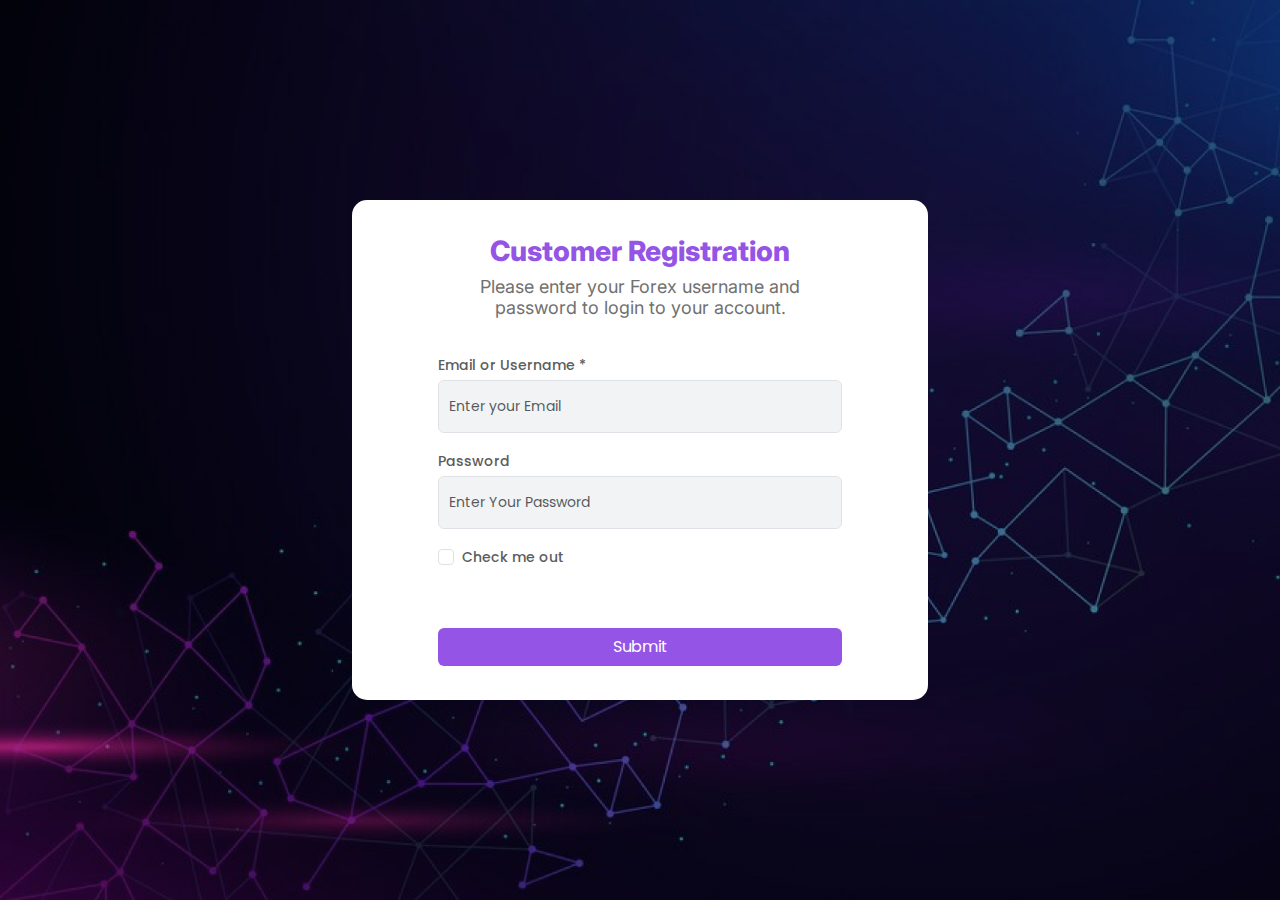
<file: login.html>
<!doctype html>
<html lang="en">
  <head>
    <meta charset="utf-8">
    <meta name="viewport" content="width=device-width, initial-scale=1">
    <title>Login</title>
    <link href="https://cdn.jsdelivr.net/npm/bootstrap@5.3.3/dist/css/bootstrap.min.css" rel="stylesheet" integrity="sha384-QWTKZyjpPEjISv5WaRU9OFeRpok6YctnYmDr5pNlyT2bRjXh0JMhjY6hW+ALEwIH" crossorigin="anonymous">
    <link rel="preconnect" href="https://fonts.googleapis.com">
<link rel="preconnect" href="https://fonts.gstatic.com" crossorigin>
<link href="https://fonts.googleapis.com/css2?family=Inter:ital,opsz,wght@0,14..32,100..900;1,14..32,100..900&family=Poppins:ital,wght@0,100;0,200;0,300;0,400;0,500;0,600;0,700;0,800;0,900;1,100;1,200;1,300;1,400;1,500;1,600;1,700;1,800;1,900&display=swap" rel="stylesheet">

    <link rel="stylesheet" href="assets/css/file.css">
  </head>
  <body>

    <div class="login_background">
<div class="login_overlay"></div>
        <div class="login_white_div">


            <div class="form_content">
                <h2>Customer Registration</h2>
                <p>Please enter your Forex username and 
                    password to login to your account.</p>
                    <form>
                        <div class="mb-3">
                          <label for="exampleInputEmail1" class="form-label">Email or Username *</label>
                          <input type="email" class="form-control inputdiv" id="exampleInputEmail1" aria-describedby="emailHelp"  placeholder="Enter your Email ">
                          
                        </div>
                        <div class="mb-3">
                          <label for="exampleInputPassword1" class="form-label ">Password</label>
                          <input type="password" class="form-control inputdiv" id="exampleInputPassword1" placeholder="Enter Your Password">
                        </div>
                        <div class="mb-3 form-check">
                          <input type="checkbox" class="form-check-input" id="exampleCheck1">
                          <label class="form-check-label" for="exampleCheck1">Check me out</label>
                        </div>
                        <button type="submit" class="btn ">Submit</button>
                      </form>
            </div>

        </div>


    </div>


    <script src="https://cdn.jsdelivr.net/npm/bootstrap@5.3.3/dist/js/bootstrap.bundle.min.js" integrity="sha384-YvpcrYf0tY3lHB60NNkmXc5s9fDVZLESaAA55NDzOxhy9GkcIdslK1eN7N6jIeHz" crossorigin="anonymous"></script>
  </body>
</html>
</file>
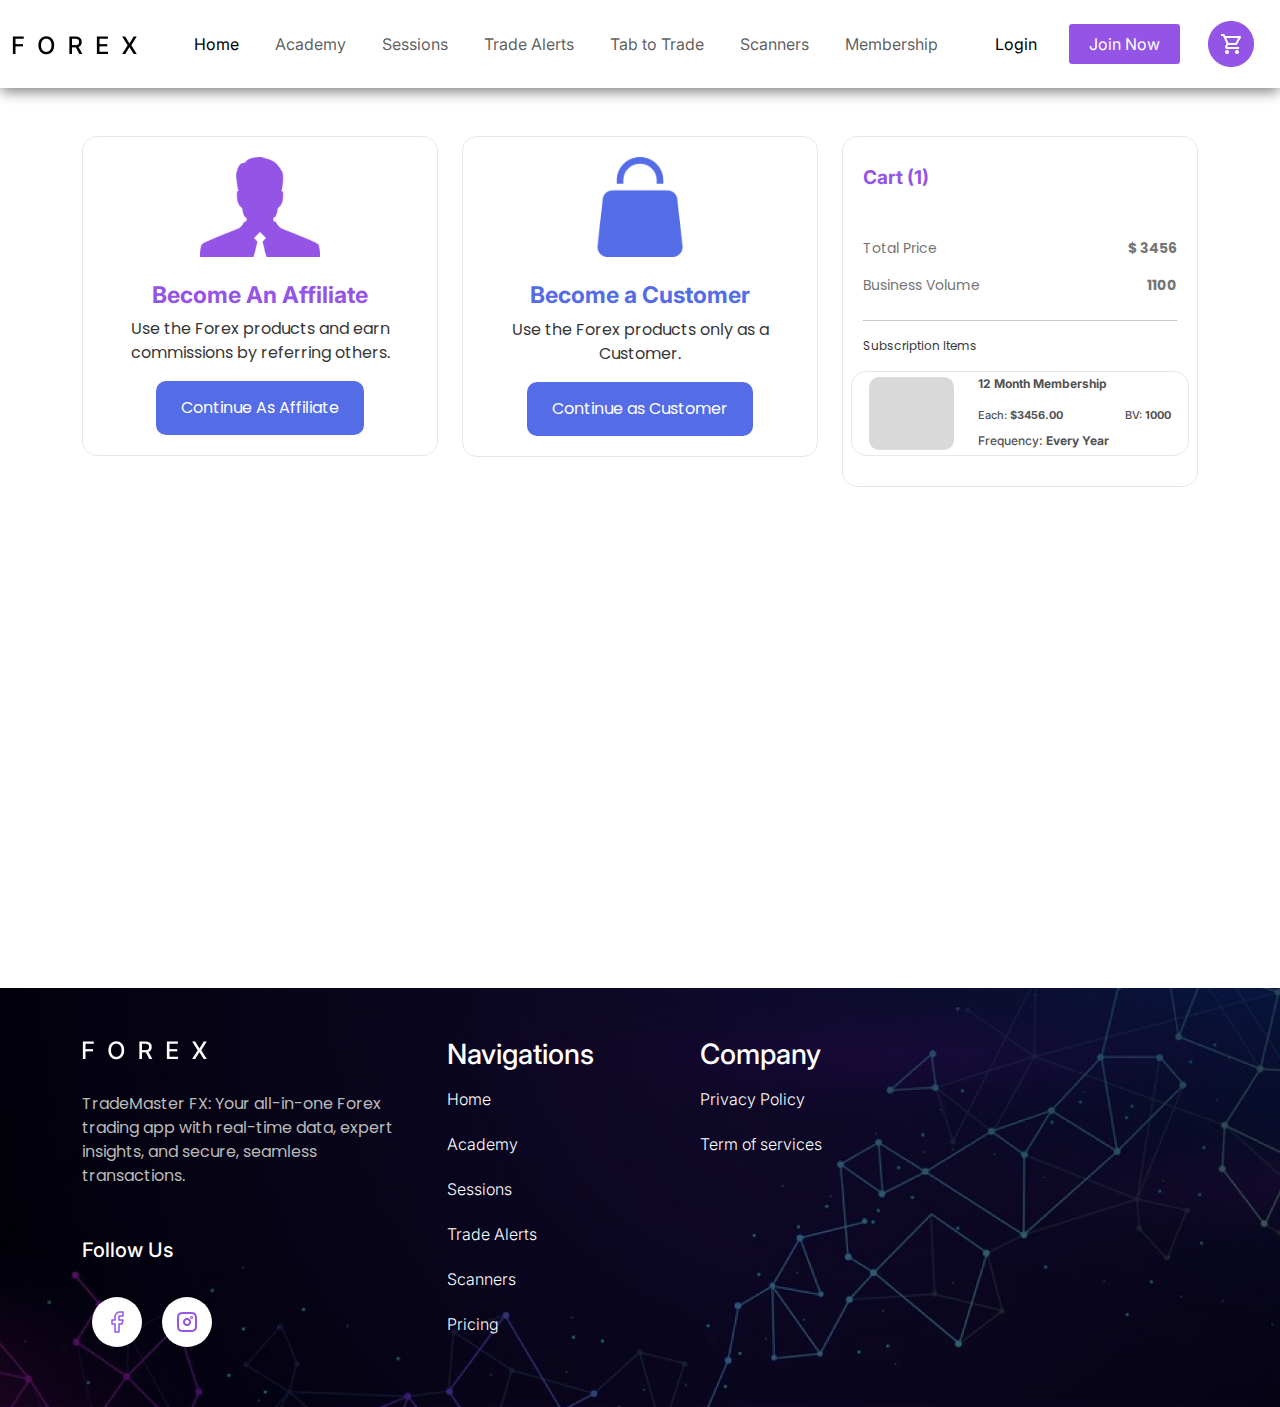
<file: membership.html>
<!DOCTYPE html>
<html lang="en">
  <head>
    <meta charset="utf-8" />
    <meta name="viewport" content="width=device-width, initial-scale=1" />
    <title>Membership</title>
    <link
      href="https://cdn.jsdelivr.net/npm/bootstrap@5.3.3/dist/css/bootstrap.min.css"
      rel="stylesheet"
      integrity="sha384-QWTKZyjpPEjISv5WaRU9OFeRpok6YctnYmDr5pNlyT2bRjXh0JMhjY6hW+ALEwIH"
      crossorigin="anonymous"
    />
    <link rel="preconnect" href="https://fonts.googleapis.com" />
    <link rel="preconnect" href="https://fonts.gstatic.com" crossorigin />
    <link
      href="https://fonts.googleapis.com/css2?family=Inter:ital,opsz,wght@0,14..32,100..900;1,14..32,100..900&family=Poppins:ital,wght@0,100;0,200;0,300;0,400;0,500;0,600;0,700;0,800;0,900;1,100;1,200;1,300;1,400;1,500;1,600;1,700;1,800;1,900&display=swap"
      rel="stylesheet"
    />
    <link
      rel="stylesheet"
      href="https://cdnjs.cloudflare.com/ajax/libs/OwlCarousel2/2.3.4/assets/owl.carousel.min.css"
      integrity="sha512-tS3S5qG0BlhnQROyJXvNjeEM4UpMXHrQfTGmbQ1gKmelCxlSEBUaxhRBj/EFTzpbP4RVSrpEikbmdJobCvhE3g=="
      crossorigin="anonymous"
      referrerpolicy="no-referrer"
    />

    <link rel="stylesheet" href="assets/css/file.css" />
  </head>
  <body>
    <!-- ------------------------------ Header ------------------------------  -->
    <div class="bg-white">
      <div
        class="container-xxl container-fluid mainheaderdiv mainheaderdivwhite px-0"
       
      >
        <nav
          class="navbar navbar-expand-lg mainheaderdiv mainheaderdivwhite py-4"
          
        >
          <div class="container-fluid">
            <a class="navbar-brand" href="#"
              ><img src="assets/images/black_logo.png"
            /></a>
            <button
              class="navbar-toggler"
              type="button"
              data-bs-toggle="collapse"
              data-bs-target="#navbarSupportedContent"
              aria-controls="navbarSupportedContent"
              aria-expanded="false"
              aria-label="Toggle navigation"
            >
              <span class="navbar-toggler-icon"></span>
            </button>
            <div class="collapse navbar-collapse" id="navbarSupportedContent">
              <ul
                class="navbar-nav navbar-light mx-auto mb-2 mb-lg-0 header_menu"
              >
                <li class="nav-item">
                  <a class="nav-link active" aria-current="page" href="index.html#home"
                    >Home</a
                  >
                </li>
                <li class="nav-item">
                  <a class="nav-link" href="index.html#academy">Academy</a>
                </li>
                <li class="nav-item">
                  <a class="nav-link" href="index.html#live_sessions">Sessions</a>
                </li>
                <li class="nav-item">
                  <a class="nav-link" href="index.html#trade_alerts">Trade Alerts</a>
                </li>
                <li class="nav-item">
                  <a class="nav-link" href="index.html#tap_to_trade">Tab to Trade</a>
                </li>
                <li class="nav-item">
                  <a class="nav-link" href="index.html#scanners">Scanners</a>
                </li>
                <li class="nav-item">
                  <a class="nav-link" href="index.html#membership">Membership</a>
                </li>
              </ul>
            </div>

            <div
              class="navbar_right_button d-flex justify-content-center align-items-center"
            >
              <a href="login.html" class="mx-3 text-black">Login</a>
              <button class="mx-3"><a href="#membership">Join Now</a></button>
              <a href="membership.html">
              <div class="shopping_cart_div mx-3">
                
                <img src="assets/images/cart_white_bg.png" />
              </div>
              </a>
            </div>
          </div>
        </nav>
      </div>
    </div>

    <!-- -------------------------------------- Header End --------------------------------------  -->

    <!-- ------------------------------------  Mebership -----------------------------------------  -->

    <div class="container-fluid membershop_main py-5">
      <div class="container">
        <div class="row">
          <div class="col-md-8">
            <div class="row">
              <div class="col-md-6">
                <div class="cart_box">
                  <img src="assets/images/user_picture.png" />
                  <h2>Become An Affiliate</h2>
                  <p>
                    Use the Forex products and earn commissions by referring
                    others.
                  </p>
                  <button>Continue As Affiliate</button>
                </div>
              </div>

              <div class="col-md-6">
                <div class="cart_box customer_box">
                  <img src="assets/images/cart_page_icon.png" />
                  <h2>Become a Customer</h2>
                  <p>Use the Forex products only as a Customer.</p>
                  <button>Continue as Customer</button>
                </div>
              </div>
            </div>
          </div>
          <div class="col-md-4">
            <div class="cart_right_box">
              <h3>Cart (1)</h3>

              <div class="d-flex justify-content-between py-2">
                <span>Total Price</span>
                <span><b>$ 3456</b></span>
              </div>

              <div class="d-flex justify-content-between py-2">
                <span>Business Volume</span>
                <span><b>1100</b></span>
              </div>

              <hr />

              <p class="subscription_item_text">
                Subscription Items
              </p>

              <div class="subscription_item_row row">
                <div class="col-4">
                  <div class="subscription_item_box_image"></div>
                </div>
                <div class="col-8 subscription_item_content">
                  <h4>12 Month Membership</h4>
                  <div class="d-flex justify-content-between py-2">
                    <span>Each: <b>$3456.00</b></span>
                    <span>BV: <b>1000</b></span>
                  </div>
                  <p>Frequency: <b>Every Year</b></p>
                </div>
              </div>
            </div>
          </div>
        </div>
      </div>
    </div>

    <!-- ------------------------------------ Footer Start ----------------------------------------  -->

    <div class="footer_main_div container-fluid">
      <div class="container">
        <footer>
          <div class="footer_column">
            <img src="assets/images/FOREX.png" />

            <p>
              TradeMaster FX: Your all-in-one Forex trading app with real-time
              data, expert insights, and secure, seamless transactions.
            </p>

            <h5>Follow Us</h5>
            <div class="social_div">
              <div class="social_box">
                <img src="assets/images/facebook.png" />
              </div>
              <div class="social_box">
                <img src="assets/images/instagram.png" />
              </div>
            </div>
          </div>

          <div class="footer_column">
            <h3>Navigations</h3>
            <ul>
              <li>
                <a href="#">Home</a>
              </li>

              <li>
                <a href="#">Academy</a>
              </li>

              <li>
                <a href="#">Sessions</a>
              </li>

              <li>
                <a href="#">Trade Alerts</a>
              </li>

              <li>
                <a href="#">Scanners</a>
              </li>

              <li>
                <a href="#">Pricing</a>
              </li>
            </ul>
          </div>

          <div class="footer_column">
            <h3>Company</h3>
            <ul>
              <li>
                <a href="#">Privacy Policy</a>
              </li>

              <li>
                <a href="#">Term of services</a>
              </li>
            </ul>
          </div>
        </footer>
      </div>
    </div>

    <!-- ----------------------------------- Footer End ----------------------------------------------- -- - -->

    <script
      src="https://cdn.jsdelivr.net/npm/bootstrap@5.3.3/dist/js/bootstrap.bundle.min.js"
      integrity="sha384-YvpcrYf0tY3lHB60NNkmXc5s9fDVZLESaAA55NDzOxhy9GkcIdslK1eN7N6jIeHz"
      crossorigin="anonymous"
    ></script>

    <script
      src="https://code.jquery.com/jquery-3.7.1.min.js"
      integrity="sha256-/JqT3SQfawRcv/BIHPThkBvs0OEvtFFmqPF/lYI/Cxo="
      crossorigin="anonymous"
    ></script>

    <script
      src="https://cdnjs.cloudflare.com/ajax/libs/OwlCarousel2/2.3.4/owl.carousel.min.js"
      integrity="sha512-bPs7Ae6pVvhOSiIcyUClR7/q2OAsRiovw4vAkX+zJbw3ShAeeqezq50RIIcIURq7Oa20rW2n2q+fyXBNcU9lrw=="
      crossorigin="anonymous"
      referrerpolicy="no-referrer"
    ></script>

    <script src="assets/js/file.js"></script>
  </body>
</html>
</file>
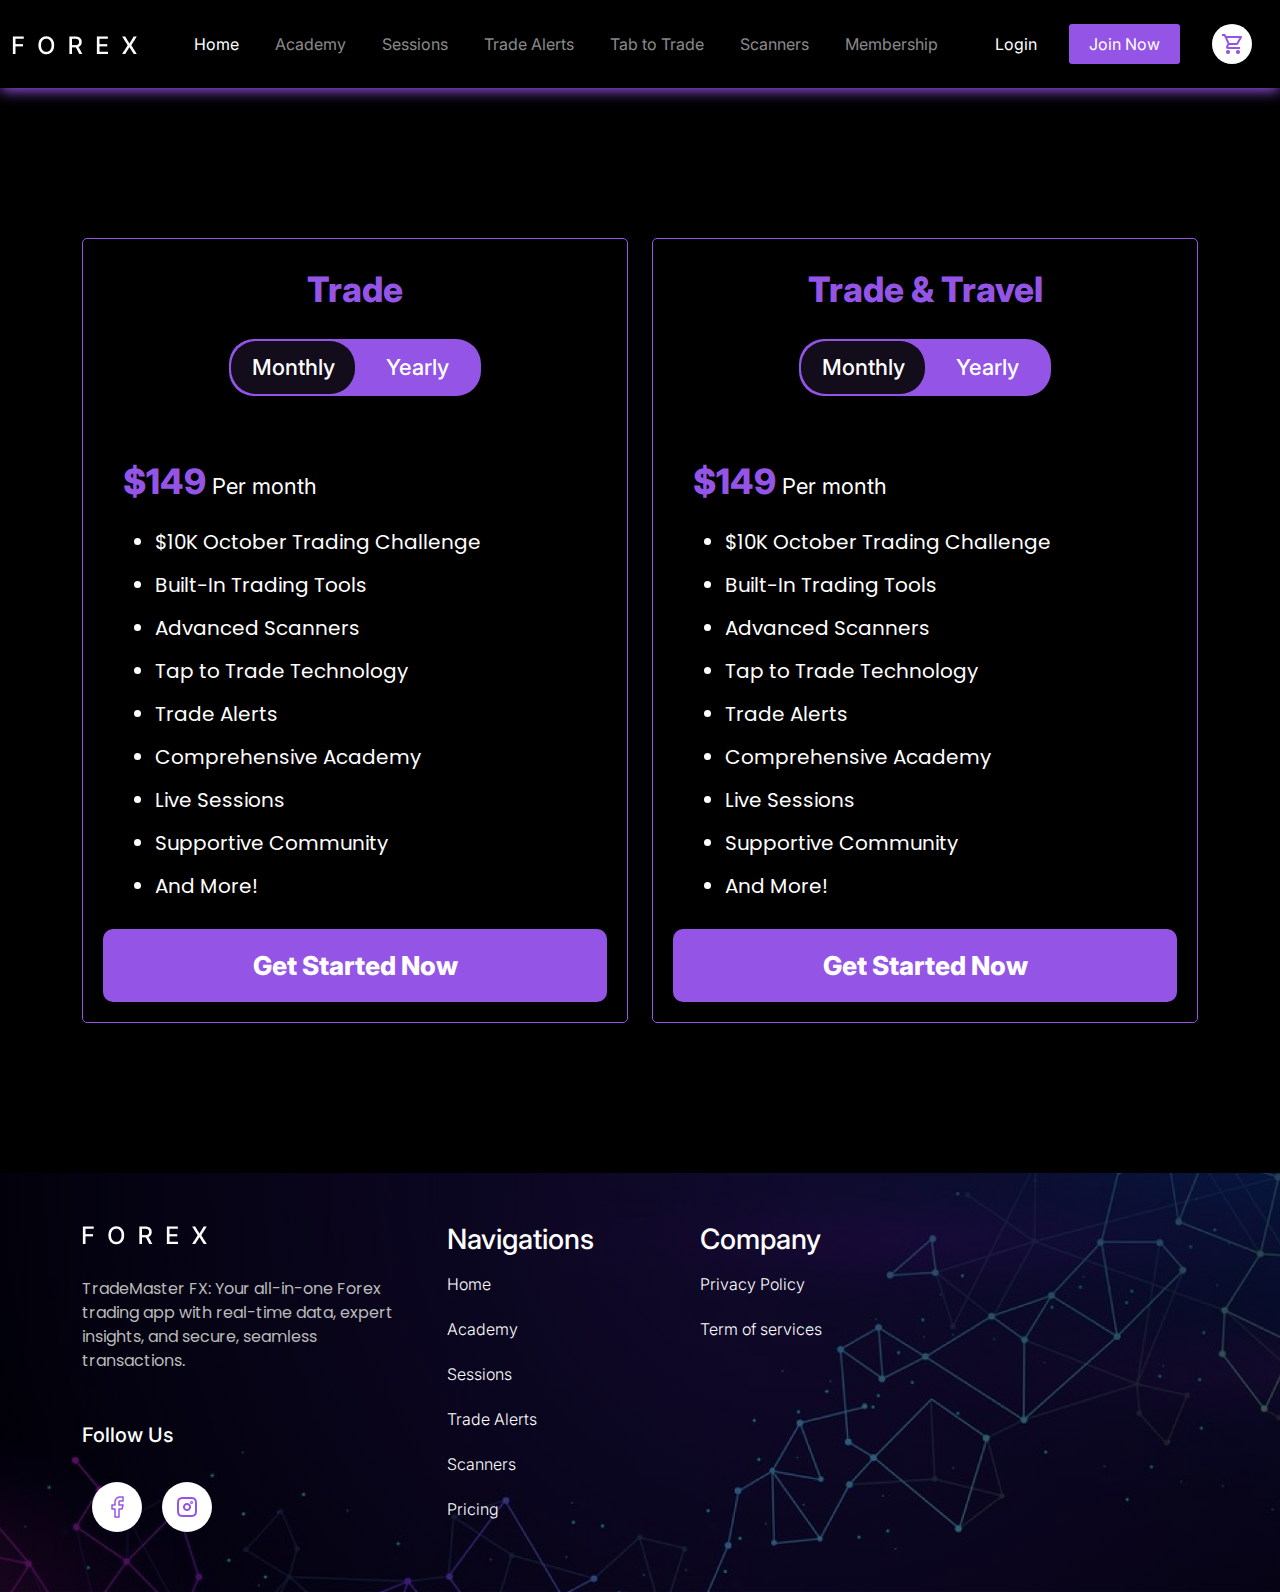
<file: signup.html>
<!DOCTYPE html>
<html lang="en">
  <head>
    <meta charset="utf-8" />
    <meta name="viewport" content="width=device-width, initial-scale=1" />
    <title>Login</title>
    <link
      href="https://cdn.jsdelivr.net/npm/bootstrap@5.3.3/dist/css/bootstrap.min.css"
      rel="stylesheet"
      integrity="sha384-QWTKZyjpPEjISv5WaRU9OFeRpok6YctnYmDr5pNlyT2bRjXh0JMhjY6hW+ALEwIH"
      crossorigin="anonymous"
    />
    <link rel="preconnect" href="https://fonts.googleapis.com" />
    <link rel="preconnect" href="https://fonts.gstatic.com" crossorigin />
    <link
      href="https://fonts.googleapis.com/css2?family=Inter:ital,opsz,wght@0,14..32,100..900;1,14..32,100..900&family=Poppins:ital,wght@0,100;0,200;0,300;0,400;0,500;0,600;0,700;0,800;0,900;1,100;1,200;1,300;1,400;1,500;1,600;1,700;1,800;1,900&display=swap"
      rel="stylesheet"
    />

    <link rel="stylesheet" href="assets/css/file.css" />
  </head>
  <body>
    <!-- ------------------------------ Header ------------------------------  -->
    <div class="bg-black">
      <div
        class="container-xxl container-fluid mainheaderdiv px-0"
        style="background-color: black"
      >
        <nav
          class="navbar navbar-expand-lg mainheaderdiv py-4"
          data-bs-theme="dark"
        >
          <div class="container-fluid">
            <a class="navbar-brand" href="#"
              ><img src="assets/images/FOREX.png"
            /></a>
            <button
              class="navbar-toggler"
              type="button"
              data-bs-toggle="collapse"
              data-bs-target="#navbarSupportedContent"
              aria-controls="navbarSupportedContent"
              aria-expanded="false"
              aria-label="Toggle navigation"
            >
              <span class="navbar-toggler-icon"></span>
            </button>
            <div class="collapse navbar-collapse" id="navbarSupportedContent">
              <ul
                class="navbar-nav navbar-dark mx-auto mb-2 mb-lg-0 header_menu"
              >
                <li class="nav-item">
                  <a class="nav-link active" aria-current="page" href="index.html#home"
                    >Home</a
                  >
                </li>
                <li class="nav-item">
                  <a class="nav-link" href="index.html#academy">Academy</a>
                </li>
                <li class="nav-item">
                  <a class="nav-link" href="index.html#live_sessions">Sessions</a>
                </li>
                <li class="nav-item">
                  <a class="nav-link" href="index.html#trade_alerts">Trade Alerts</a>
                </li>
                <li class="nav-item">
                  <a class="nav-link" href="index.html#tap_to_trade">Tab to Trade</a>
                </li>
                <li class="nav-item">
                  <a class="nav-link" href="index.html#scanners">Scanners</a>
                </li>
                <li class="nav-item">
                  <a class="nav-link" href="index.html#membership">Membership</a>
                </li>
              </ul>
            </div>

            <div
              class="navbar_right_button d-flex justify-content-center align-items-center"
            >
              <a href="#" class="mx-3">Login</a>
              <button class="mx-3">Join Now</button>
              <div class="shopping_cart_div mx-3">
                <img src="assets/images/shopping_cart.png" />
              </div>
            </div>
          </div>
        </nav>
      </div>
    </div>

    <!-- -------------------------------------- Header End --------------------------------------  -->

    <div class="signup_main container-fluid">
      <div class="container">
        <div class="row">
          <div class="col-md-6">
            <div class="box_trade firstbox_trade">
              <h2 class="text-center mb-3">Trade</h2>

              <div class="tab_main_div">
                <div class="tab_item active mothlytab">
                  <p>Monthly</p>
                </div>
                <div class="tab_item yearlytab">
                  <p>Yearly</p>
                </div>
              </div>

              <div class="content_div monthly_content_div active">
                <p><span>$149</span> Per month</p>
                <ul>
                  <li>$10K October Trading Challenge</li>
                  <li>Built-In Trading Tools</li>
                  <li>Advanced Scanners</li>
                  <li>Tap to Trade Technology</li>
                  <li>Trade Alerts</li>
                  <li>Comprehensive Academy</li>
                  <li>Live Sessions</li>
                  <li>Supportive Community</li>
                  <li>And More!</li>
                </ul>
              </div>

              <div class="content_div yearly_content_div">
                <p><span>$349</span> Per Year</p>
                <ul>
                  <li>$103K October Trading Challenge</li>
                  <li>Built In Trading Tools</li>
                  <li>Advanced Scanners</li>
                  <li>Tap to Trade Technology</li>
                  <li>Trade Alerts</li>
                  <li>Comprehensive Academy</li>
                  <li>Live Sessions</li>
                  <li>Supportive Community</li>
                  <li>And More!</li>
                </ul>
              </div>

              <div class="bottom_button">
                <a href="customer-registration.html"><button>Get Started Now</button></a>
              </div>
            </div>
          </div>

          <div class="col-md-6">
            <div class="box_trade secondbox_trade">
              <h2 class="text-center mb-3">Trade & Travel</h2>

              <div class="tab_main_div">
                <div class="tab_item active mothlytab">
                  <p>Monthly</p>
                </div>
                <div class="tab_item yearlytab">
                  <p>Yearly</p>
                </div>
              </div>

              <div class="content_div monthly_content_div active">
                <p><span>$149</span> Per month</p>
                <ul>
                  <li>$10K October Trading Challenge</li>
                  <li>Built-In Trading Tools</li>
                  <li>Advanced Scanners</li>
                  <li>Tap to Trade Technology</li>
                  <li>Trade Alerts</li>
                  <li>Comprehensive Academy</li>
                  <li>Live Sessions</li>
                  <li>Supportive Community</li>
                  <li>And More!</li>
                </ul>
              </div>

              <div class="content_div yearly_content_div">
                <p><span>$349</span> Per Year</p>
                <ul>
                  <li>$103K October Trading Challenge</li>
                  <li>Built In Trading Tools</li>
                  <li>Advanced Scanners</li>
                  <li>Tap to Trade Technology</li>
                  <li>Trade Alerts</li>
                  <li>Comprehensive Academy</li>
                  <li>Live Sessions</li>
                  <li>Supportive Community</li>
                  <li>And More!</li>
                </ul>
              </div>

              <div class="bottom_button">
                <a href="affiliate-registration.html"><button>Get Started Now</button></a> 
              </div>
            </div>
          </div>
        </div>
      </div>
    </div>

    <!-- ------------------------------------ Footer ----------------------------------------  -->

    <div class="footer_main_div container-fluid">
      <div class="container">
        <footer>
          <div class="footer_column">
            <img src="assets/images/FOREX.png" />

            <p>
              TradeMaster FX: Your all-in-one Forex trading app with real-time
              data, expert insights, and secure, seamless transactions.
            </p>

            <h5>Follow Us</h5>
            <div class="social_div">
              <div class="social_box">
                <img src="assets/images/facebook.png" />
              </div>
              <div class="social_box">
                <img src="assets/images/instagram.png" />
              </div>
            </div>
          </div>

          <div class="footer_column">
            <h3>Navigations</h3>
            <ul>
              <li>
                <a href="#">Home</a>
              </li>

              <li>
                <a href="#">Academy</a>
              </li>

              <li>
                <a href="#">Sessions</a>
              </li>

              <li>
                <a href="#">Trade Alerts</a>
              </li>

              <li>
                <a href="#">Scanners</a>
              </li>

              <li>
                <a href="#">Pricing</a>
              </li>
            </ul>
          </div>

          <div class="footer_column">
            <h3>Company</h3>
            <ul>
              <li>
                <a href="#">Privacy Policy</a>
              </li>

              <li>
                <a href="#">Term of services</a>
              </li>
            </ul>
          </div>
        </footer>
      </div>
    </div>

    <script
      src="https://cdn.jsdelivr.net/npm/bootstrap@5.3.3/dist/js/bootstrap.bundle.min.js"
      integrity="sha384-YvpcrYf0tY3lHB60NNkmXc5s9fDVZLESaAA55NDzOxhy9GkcIdslK1eN7N6jIeHz"
      crossorigin="anonymous"
    ></script>

    <script
      src="https://code.jquery.com/jquery-3.7.1.min.js"
      integrity="sha256-/JqT3SQfawRcv/BIHPThkBvs0OEvtFFmqPF/lYI/Cxo="
      crossorigin="anonymous"
    ></script>

    <script src="assets/js/file.js"></script>
  </body>
</html>
</file>
<file: assets/css/file.css>
/* font-family: "Inter", sans-serif;
font-family: "Poppins", sans-serif; */

:root {
    --purple: #9454E6;
   
  }

body{
    font-family: "Poppins", sans-serif; 
}
h1,h2,h3,h4,h5,h6{
    font-family: "Inter", sans-serif;
}


/* ---------------------------------------------------------Login Page Code ----------------------------------- */

.login_background{
    width: 100vw;
    height: 100vh;
    background: url(../images/login_background.png) #040404;
    background-size: cover;
    background-repeat: no-repeat;
    position: relative;
}

.login_white_div{
    width: 45%;
    background-color: white;
    border-radius: 15px;
    min-height: 500px;
    position: absolute;
    top: 50%;
    
    left: 50%;
    transform: translate(-50%,-50%);
    z-index: 2;
    display: flex;
    justify-content: center;
    align-items: center;

}

.login_overlay{
    position: absolute;
    background: #04040467;
    top: 0;
    bottom: 0;
    left: 0;
    right: 0;
    z-index: 1;

}
.form_content{
    width:70%;
}
.login_white_div h2{
    font-family: "Inter", sans-serif;
    text-align: center;
    color: var(--purple);
    font-family: 'Inter';
    font-size: 28px;
    line-height: 33px;
    font-weight: 800;
}

.login_white_div p{
    font-family: "Inter", sans-serif;
    text-align: center;
    color: #707070;
    font-family: 'Inter';
    font-size: 18px;
    line-height: 21px;
    font-weight: 400;
    margin-bottom: 35px;
}

.login_white_div label{
    font-family: "Poppins", sans-serif; 
    font-size: 14px;
    line-height: 14px;
    font-weight: 500;
    color: #5C5C5C;
    margin-bottom: 8px;
}

.login_white_div .inputdiv{
    font-family: "Poppins", sans-serif;
    padding: 15px 10px; 
    font-size: 14px;
    background-color: #132C4B0F;
    
   
  
    margin-bottom: 8px;
}
.login_white_div button{
    width: 100%;
    background-color: var(--purple);
    color: white;
    margin-top: 40px;
}



/* ---------------------------------------- Header __________________________---- */

.header_menu a{
    font-family: "Inter", sans-serif;
}
.header_menu li{
    margin-left: 10px;
    margin-right: 10px;
}
.navbar_right_button a{
    text-decoration: none;
    color: white;
    font-family: "Inter", sans-serif;
}

.navbar_right_button button{
    text-decoration: none;
    color: white;
    background-color: var(--purple);
    font-family: "Inter", sans-serif;
    border: none;
    padding: 8px 20px;
    border-radius: 3px;
}

.navbar_right_button .shopping_cart_div{
    background-color: white;
    padding: 5px;
    width: 40px;
    height: 40px;
    border-radius: 50%;
    display: flex;
    justify-content: center;
    align-items: center;
}
.mainheaderdiv{
    box-shadow: var(--purple) 0px 4px 13px -1px;
    background-color: black;
}

.mainheaderdivwhite{
    box-shadow: rgba(0, 0, 0, 0.295) 0px 4px 13px -1px;
    background-color: white;
}


/* --------------------------------- Signup Main ----------------------------------------------  */



.signup_main{
    background-color: black;
    padding: 150px 0;
}
.box_trade{
    border-radius: 5px;
    border: 1px solid var(--purple);
    padding: 20px;
}
.box_trade h2{
    font-family: "Inter", sans-serif;
    color: var(--purple);
    font-size: 35px;
    line-height: 60px;
    font-weight: 800;

}
.tab_main_div{
    width: 50%;
    margin: 20px auto 50px auto;
    background-color: var(--purple);
    border-radius: 25px;
    padding: 2px;
    display: flex;
    
}

.tab_main_div .tab_item{
    width: 50%;
    display: flex;
    justify-content: center;
    align-items: center;
    padding: 10px 0;
    cursor: pointer;
}
.tab_main_div .tab_item.active{
    background-color: #120C1B;
    border-radius: 25px;
}
.tab_main_div .tab_item p{
    margin-bottom: 0;
    font-family: "Inter", sans-serif;
    font-size: 22px;
    line-height: 33px;
    font-weight: 500;
    color: white;
}


.box_trade .content_div{
    margin-top: 15px;
    padding: 10px 20px;
    display: none;

}

.box_trade .content_div.active{
   
    display: block;

}

.box_trade .content_div p{
    margin-bottom: 20px;
    font-family: "Inter", sans-serif;
    font-size: 22px;
    line-height: 33px;
    font-weight: 400;
    color: white;
}
.box_trade .content_div p span{
    margin-bottom: 20px;
    font-family: "Inter", sans-serif;
    font-size: 35px;
    line-height: 50px;
    font-weight: 800;
    color: var(--purple);
}

.box_trade .content_div ul li{
    margin-bottom: 10px;
    font-family: "Poppins", sans-serif; 
    font-size: 20px;
    line-height: 33px;
    font-weight: 400;
    color: white;
}

.box_trade .bottom_button button{
    font-family: "Inter", sans-serif;
    width: 100%;
    background-color: var(--purple);
    border: none;
    padding: 15px;
    border-radius: 10px;
    color: white;
    font-size: 26px;
    line-height: 43px;
    font-weight: 800;
}
.box_trade .bottom_button button:hover{
    background-color: black;
    border: 1px solid var(--purple);
}




/* ---------------------------------- Home Banner ---------------------------------------------- */


.home_banner h1{
    font-family: "Inter", sans-serif;
    font-size: 45px;
    font-weight: 500;
    color: white;
    text-align: center;

}

.banner_button_div{
    display: flex;
    justify-content: center;
    align-items: center;
    margin-top: 50px;
}
.banner_button_div span{
    font-family: "Inter", sans-serif;
    font-size: 22px;
    font-weight: 400;
    color: white;
    text-align: center;
}



.circle_shadow_div{
    margin: 100px auto;
    width: 200px;
    height: 200px;
    border-radius: 50%;
    background-color: var(--purple);
    display: flex;
    justify-content: center;
    align-items: center;
    box-shadow: 0 0 100px 60px rgba(148, 84, 230, 0.6);

}
.circle_shadow_div img{

width: 430px;
}






/* ------------------------------    Academy Section ------------------------  */



.academy_heading{
    display: flex;
    align-items: center;
    margin-bottom: 25px;
}
.academy_heading span{
    width: 50px;
    height: 50px;
    border-radius: 50%;
    display: flex;
    justify-content: center;
    align-items: center;
    background-color: #f4eefd
}
.academy_heading h2{
    color: var(--purple);
    font-family: "Inter", sans-serif;
    font-weight: 800;
    font-size: 35px;
    line-height: 40px;

}

.academy_sectiion  p{
    color: #373737;
    margin-bottom: 20px;
    font-family: "Poppins", sans-serif; 

}

.academy_sectiion li{
    color: #373737;
    margin-bottom: 15px;
    font-family: "Poppins", sans-serif; 
}

.academy_box{
    border: 1px solid var(--purple);
    border-radius: 10px;
    padding: 20px;
}
.academy_box_left_image{
    border-radius: 10px;
    width: 100%;
    height: 100%;
    background:var(--purple)
}


.academy_box h4{
    font-size: 18px;
    font-weight: 700;
    font-family: "Poppins", sans-serif; 
}




/* ------------------------------------- Live Sessions ----------------------------------------  */
.live_session_heading span{
background-color: #1d1d1d;
width: 50px;
height: 50px;
border-radius: 50%;
display: flex;
justify-content: center;
align-items: center;
}



.live_session_heading h2{
    color: white;
    font-family: "Inter", sans-serif;
    font-weight: 800;
    margin-bottom: 0;
}
.live_sessions_main p{
    color: white;
    font-family: "Poppins", sans-serif; 
    font-weight: 400;
    margin-top: 20px;
    line-height: 40px;
    font-size: 18px;
}






/* ------------------------------------------  Trade Alerts  --------------------------------------------   */

.trade_alerts{

padding: 100px 0;

}



.trade_alerts h2{
text-align: center;
color: var(--purple);
font-family: "Inter", sans-serif;
    font-weight: 800;
    margin-bottom: 15px;

}
.trade_alerts p{
text-align: center;
color: #373737;
font-family: "Poppins", sans-serif; 
font-weight: 400;
margin-top: 20px;
line-height: 40px;

}

.map_background_div {
    background:url(../images/map_bg_background.png);
    background-size: cover;
    background-repeat: no-repeat;
    background-position: center;
    height: 400px;
    margin-top: 25px;
    position: relative;
    padding: 50px;
}

.map_background_div .bar_lines_image{

    position: absolute;
    z-index: 1;
    width:70%;
    left: 50%;
    top: 50%;
    transform: translate(-50%,-50%);

}


.map_background_div .phone_image{
position: absolute;
z-index: 2;
width: 190px;
left: 50%;
top: 50%;
transform: translate(-50%,-50%);
}  


/* ------------------------------------------  Tap to Trade  --------------------------------------------   */

.tap_to_trade{

    padding: 100px 0;
    
    }
    
    
    
    .tap_to_trade h2{
    text-align: center;
    color: var(--purple);
    font-family: "Inter", sans-serif;
        font-weight: 800;
        margin-bottom: 15px;
    
    }
    .tap_to_trade p{
    text-align: center;
    color: white;
    font-family: "Poppins", sans-serif; 
    font-weight: 400;
    margin-top: 20px;
    line-height: 40px;
    
    }
    
    
    .tap_to_trade img{
        margin: 50px auto 0 auto;
        display: block;
        width: 100%;
    }
  

    
    
     
    
    /* ------------------------------------ Our Scanners  ----------------------------------  */


    .our_scanners_main{
padding: 100px 0;
    }


    .ourscanner_second_box{
        background-color: #f4eefc;
        border-radius: 20px;
        padding: 45px;
        display: flex;
        flex-direction: column;
        justify-content: center;
        align-items: center;

    }

    .ourscanner_second_box img{
width: 100%;
    }

    .ourscanner_second_box p{
        color: #373737;
        font-family: "Poppins", sans-serif; 
        font-weight: 400;
        
        line-height: 40px;
        font-size: 20px;
        text-align: center;
        min-height: 280px;

    }

    .ourscanner_second_box h2{
        margin-top: 45px;
        margin-bottom: 20px;
        color: var(--purple);
    font-family: "Inter", sans-serif;
        font-weight: 800;
        font-size: 34px;
    }







    /* ------------------------------------- Download Our Mobile App ----------------------------------------  */
.download_our_mobile_app_main span{
    background-color: #1d1d1d;
    width: 50px;
    height: 50px;
    border-radius: 50%;
    display: flex;
    justify-content: center;
    align-items: center;
    }
    
    .download_our_mobile_app_main img{
        width: 70%;
    }
    
    
    .download_our_mobile_app_main h2{
        color: white;
        font-family: "Inter", sans-serif;
        font-weight: 800;
        margin-bottom: 0;
    }
    .download_our_mobile_app_main p{
        color: white;
        font-family: "Poppins", sans-serif; 
        font-weight: 400;
        margin-top: 20px;
        line-height: 40px;
        font-size: 18px;
    }
    
.download_our_mobile_app_main button{
    background-color: var(--purple);
    border-radius: 10px;
    border: none;
    color: white;
    width: 150px;
    padding: 10px 15px;
}




/* ------------------------------------------ Testimonial -----------------------------------------  */

.testimonial_main h1{
    color: var(--purple);
    font-family: "Inter", sans-serif;
    font-weight: 700;
}
.testimonial_box{
    background-color: #f4eefd;
    border-radius: 20px;
    padding: 20px;
}

.rating_div img{
    width: 20px!important;
  
}
.rating_div span{
    display: flex;
    align-items: center;
}
.rating_text{
    font-size: 15px;
    font-weight: 400;
    color: var(--purple);
    font-family: "Inter", sans-serif;
    margin-left:10px;
    margin-top: 6px;
}


.testimonial_right_content_div p{
    font-size: 15px;
    font-weight: 500;
    color: #3C3839;
    font-family: "Poppins", sans-serif; 
    
    margin-top: 10px;
}


.testimonial_right_content_div h2{
    font-size: 25px;
    font-weight: 700;
    color: var(--purple);
    font-family: "Inter", sans-serif;
    
    margin-top: 10px;
}

.testimonial_right_content_div h4{
    font-size: 17px;
    font-weight: 500;
    color: #3C3839;
    font-family: "Inter", sans-serif;
    
    margin-top: 10px;
}

.testimonial_carousel{
    position: relative;
}


.testimonial_carousel .owl-prev{
    position:absolute;
    top: 50%;
    left: -80px;
    transform: translateY(-50%);
    background-color: var(--purple)!important;
    width: 50px;
    height: 50px;
    border-radius: 50%;
    display: flex;
    justify-content: center;
    align-items: center;
}
.testimonial_carousel .owl-prev span{
    color: white;
    font-size: 46px;
}

.testimonial_carousel .owl-next{
    position:absolute;
    top: 50%;
    right: -80px;
    transform: translateY(-50%);
    background-color: var(--purple)!important;
    width: 50px;
    height: 50px;
    border-radius: 50%;
    display: flex;
    justify-content: center;
    align-items: center;
}
.testimonial_carousel .owl-next span{
    color: white;
    font-size: 46px;
}












/* ----------------------------------------------------- Video DIv -----------------------------------------  */

.our_learn_main h2{

color: var(--purple);
font-family: "Inter", sans-serif;
font-size: 28px;
font-weight: 800;


}

.our_learn_main p{

}

.our_learn_main h5{
font-weight: bolder;
}

.our_learn_main ul{

}
.our_learn_main li{
font-weight: 400;
color: #373737;
font-family: "Poppins", sans-serif; 
margin-bottom: 10px;
}

.video_bg_div{
    background-color: var(--purple);
    border-radius: 20px;
    display: flex;
    justify-content: center;
    align-items: center;
    width: 100%;
    height: 100%;
    
}



/* --------------------------------------------- Membership Page ---------------------------  */


.membershop_main{
    min-height: 100vh;
}

.cart_box{
    border: 1px solid rgba(0, 0, 0, 0.096);
    border-radius: 15px;
    padding: 20px;
    display: flex;
    flex-direction: column;
    align-items: center;
    justify-content: center;
}

.cart_box img{
width: 120px;
margin-bottom: 25px;
}

.cart_box h2{
color: var(--purple);
font-weight: 700;
font-size: 23px;
font-family: "Inter", sans-serif;
}

.cart_box p{
    font-weight: 400;
    color: #373737;
    font-family: "Poppins", sans-serif; 
    text-align: center;
}

.cart_box button{

    border: none;
    border-radius: 10px;
    background-color: var(--purple);
    color: white;
    padding: 15px 25px;
}

.cart_box button:hover{

    border: 1px solid var(--purple);
    
    background-color: white;
    color: black;
    
}
.customer_box img{
width: 100px;
}

.customer_box h2{
color: #546ce6;
font-weight: 700;
font-size: 23px;
font-family: "Inter", sans-serif;
}

.cart_box p{
    font-weight: 400;
    color: #373737;
    font-family: "Poppins", sans-serif; 
    text-align: center;
}

.cart_box button{

    border: none;
    border-radius: 10px;
    background-color: #546ce6;
    color: white;
    padding: 15px 25px;
}

.cart_box button:hover{

    border: 1px solid #546ce6;
    
    background-color: white;
    color: black;
    
}

.cart_right_box{
    border: 1px solid rgba(0, 0, 0, 0.096);
    border-radius: 15px;
    padding: 30px 20px;
}

.subscription_item_row{
    border: 1px solid rgba(0, 0, 0, 0.096);
    border-radius: 15px;
    padding: 5px;
}

.cart_right_box h3{
    color: var(--purple);
    font-size: 19px;
    font-weight: 700;
    margin-bottom: 40px;

}
.cart_right_box span{
    color: #757575;
    font-size: 14px;
}

.subscription_item_text{
    color: #373737;
    font-size:12px;
    font-weight: 400;
    font-family: "Poppins", sans-serif; 
   
}


.subscription_item_box_image{
    background-color: #D9D9D9;
    border-radius: 10px;
    width: 100%;
    height: 100%;
}
.subscription_item_content{
display: flex;
flex-direction: column;
justify-content: center;
}


.subscription_item_content h4{
color: #525252;
font-size: 12px;
font-family: "Inter", sans-serif;
font-weight: 700;

}

.subscription_item_content span{
    color: #525252;
    font-size: 11px;
    font-family: "Inter", sans-serif;
    font-weight: 500;
}

.subscription_item_content p{
    color: #525252;
    font-size: 12px;
    font-family: "Inter", sans-serif;
    font-weight: 500;
    margin-bottom: 0;
}



/* ---------------------------  customer_registration_main ----------------------------  */


.customer_registration_main{
    min-height: 100vh;
}

.customer_registration_box{
    width: 60%;
    border-radius: 15px;
    padding: 40px 0;
    box-shadow: rgba(99, 99, 99, 0.2) 0px 2px 8px 0px;
    margin: 50px auto;
    
}
.customer_registration_box h1{
    color: var(--purple);
    font-family: "Inter", sans-serif;
    font-weight: 800;
    font-size: 30px;
    text-align: center;
}
.tab_div_top{
    padding: 10px 30px;
    margin-top: 40px;
}

.step_text{
    color: var(--purple);
    font-family: "Inter", sans-serif;
    font-weight: 800;
    font-size: 22px;
    text-align: center;
    margin-right: 20px;
}

.step_information_text{
    color: #626164;
    font-family: "Inter", sans-serif;

}
.tab_texts{
    display: none;
}
.tab_texts.active{
    display: flex;
    align-items: center;
}
.tab_lines{
    display: flex;

}

.tab_line{
    width: 110px;
    height: 7px;
    background-color: #D9D9D9;
    border-radius: 10px;
    margin-left: 6px;
    margin-right: 6px;
    margin-top: 10px;
}
.tab_line.active{
    background-color: var(--purple);
}


.customer_registration_form .inputdiv{
    font-family: "Poppins", sans-serif;
    padding: 10px 10px; 
    font-size: 14px;
    background-color: #132C4B0F;
    
   
  
    margin-bottom: 8px;
}

.customer_registration_form label{
    font-family: "Poppins", sans-serif; 
    font-size: 14px;
    line-height: 14px;
    font-weight: 500;
    color: #5C5C5C;
    margin-bottom: 8px;
}


.step_div{
    display: none;
}
.step_div.active{
    display: block;
}
.cancel_btn{
    background-color: #F1F1F1;
    padding: 5px 45px;
    border-radius: 5px;
    border: none;
}


.next_btn{
    background-color: var(--purple);
    color: white;
    padding: 5px 45px;
    border-radius: 5px;
    border: none;
}


.formtext_info{
    color: var(--purple);
    font-size: 17px;
    font-family: "Inter", sans-serif;
    font-weight: 800;

}

.step_last_form h2{
font-size: 25px;
color:var(--purple);
margin-bottom: 10px;
font-weight: 800;
}

.step_last_form p{
font-weight: 600;
font-size: 20px;
font-family: "Poppins", sans-serif; 
color: #5C5C5C;

}



/* ----------------------------------- Footer --------------------------------------------  */


.footer_main_div{
    background: linear-gradient(45deg, rgba(0, 0, 0, 0.5), rgba(0, 0, 0, 0.5)), url(../images/footer_background.png);
    background-size: cover;
    background-repeat: no-repeat;
    background-position: center;
    padding: 50px 0;
    position: relative;
}

footer{
display: grid;
grid-template-columns: 30% 20% auto;
gap: 30px;

}
footer p{

    color: #BABABA;
    margin-top: 30px;
    font-family: "Poppins", sans-serif; 

}
footer h5{
    margin-top: 50px;
    margin-bottom: 35px;
    color: white;
}
.social_div{
    display: flex;
    margin-top: 15px;
}
.social_box{
    background-color: white;
    width: 50px;
    height: 50px;
    border-radius: 50%;
    display: flex;
    justify-content: center;
    align-items: center;
    margin-left: 10px;
    margin-right: 10px;
}

footer h3{
    color: white;
}

footer ul{
    list-style-type:none;
    padding: 0;
    margin-top: 15px;

}
footer ul li{
    margin-bottom: 20px;
}

footer ul li a{
    color: white;
    text-decoration: none;
    font-family: "Inter", sans-serif;
    font-weight: 300;
}

/* ---------------------------------------------------Media Query ----------------------------------------- 

*/



@media screen and (max-width:500px){
    .login_white_div{
        width: 95%;
       
    
    }

    footer{
        display: grid;
        grid-template-columns: 100%;
        gap: 30px;
        
        }

        .testimonial_carousel .owl-prev{
           
            left: 0px;
            
            width: 30px;
            height: 30px;
           
        }
        .testimonial_carousel .owl-prev span{
           
            font-size: 26px;
        }
        
        .testimonial_carousel .owl-next{
            
            right: 0px;
            transform: translateY(-50%);
           
            width: 30px;
            height: 30px;
            
        }
        .testimonial_carousel .owl-next span{
           
            font-size: 26px;
        }
        .customer_registration_box{
            width: 90%;
            border-radius: 15px;
            padding: 30px 0;
            box-shadow: rgba(99, 99, 99, 0.2) 0px 2px 8px 0px;
            margin: 30px auto;
            
        }
}
</file>
